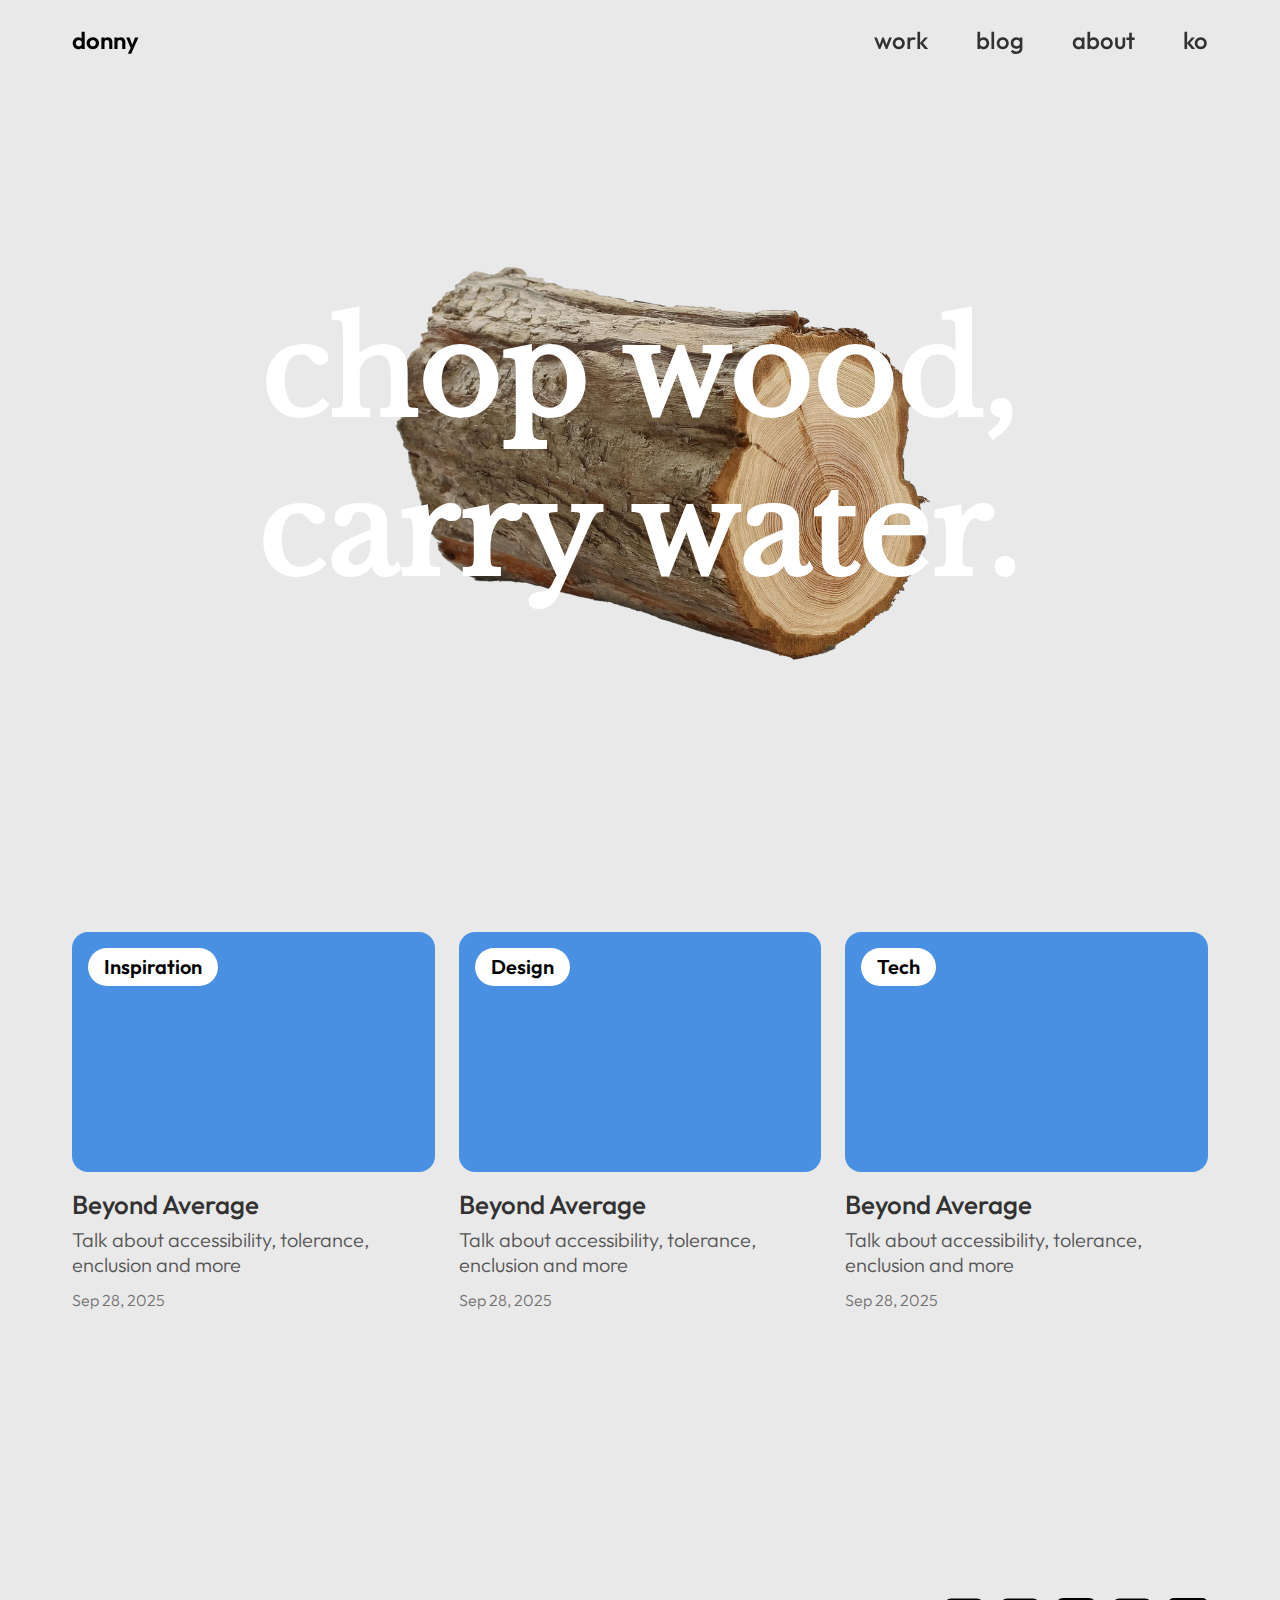
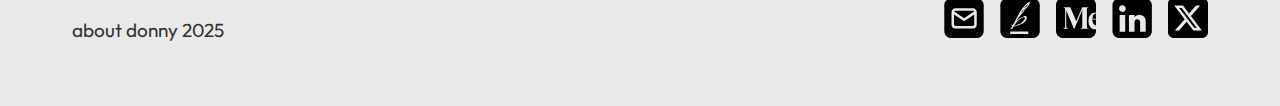
<file: index.html>
<!DOCTYPE html>
<html>
<head>
    
    <script>
        // 브라우저 언어 설정에 따른 자동 리다이렉트
        const userLang = navigator.language || navigator.userLanguage;
        // 절대 경로에서 상대 경로로 변경
        const redirectPath = userLang.startsWith('ko') ? './1.ko/index.html' : './2.en/index.html';
        window.location.replace(redirectPath);
    </script>
</head>
</htm
</file>
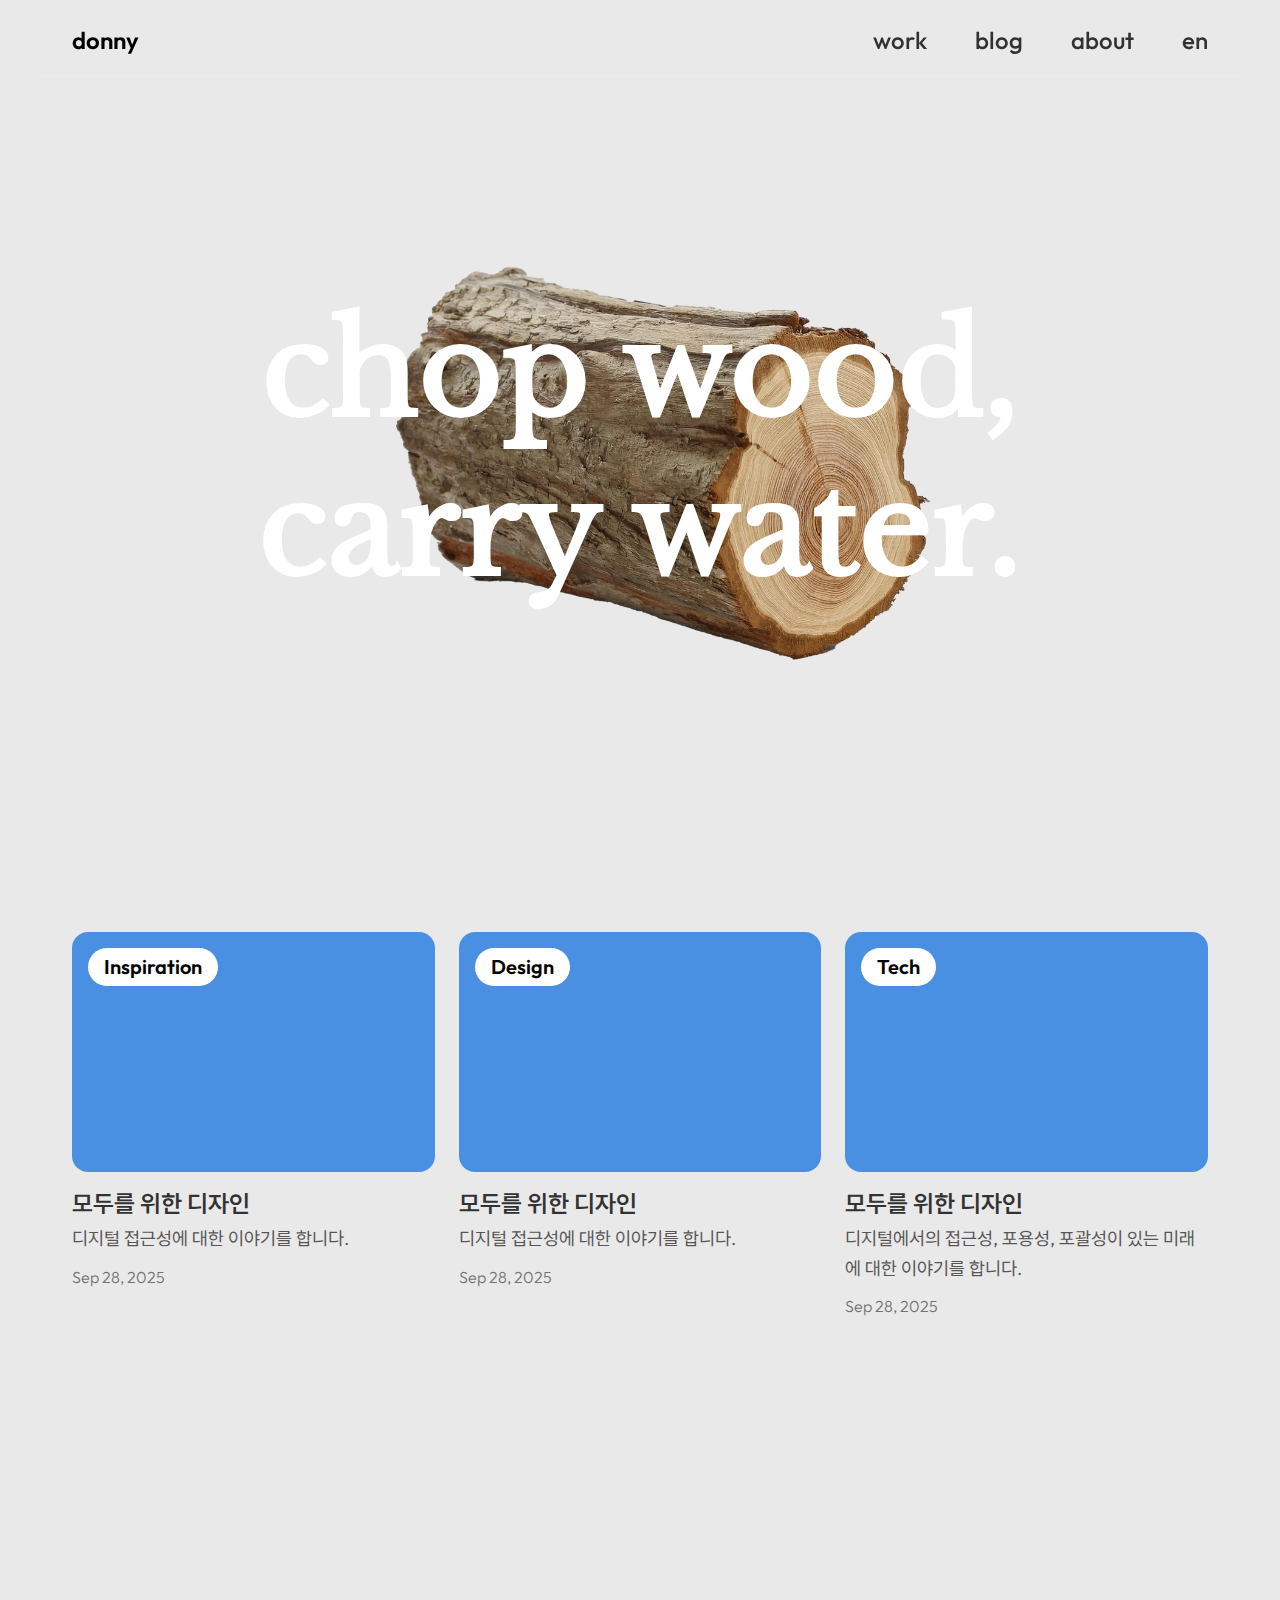
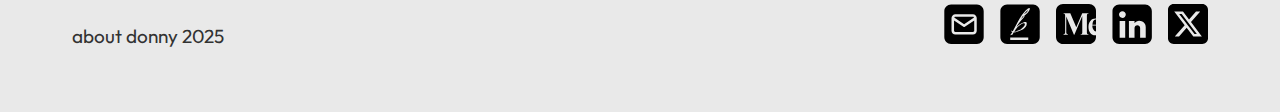
<file: 1.ko/index.html>
<!DOCTYPE html>
<html lang="ko">
<head>
    <!-- 기본설정 -->
    <meta charset="UTF-8">
    <meta name="viewport" content="width=device-width, initial-scale=1.0">
    <meta name="description" content="Product Designer Donny">
    <meta name="keywords" content="UX/UI, Product Designer, Design, Donny, Donny Kim, Donghwan Kim">
    <meta name="author" content="Donghwan Kim, 김동환">
    <!-- Favicon -->
    <link rel="icon" type="image/x-icon" href="../img/favicon_package/favicon.ico">
    <link rel="icon" type="image/svg+xml" href="../img/favicon_package/favicon.svg">
    <link rel="apple-touch-icon" sizes="180x180" href="../img/favicon_package/favicon-180.png">
    <link rel="icon" type="image/png" sizes="32x32" href="../img/favicon_package/favicon-32.png">
    <link rel="icon" type="image/png" sizes="16x16" href="../img/favicon_package/favicon-16.png">
    <!-- Open Graph / Facebook -->
    <meta property="og:type" content="website">
    <meta property="og:title" content="About Donny">
    <meta property="og:description" content="Chop wood, carry water.">
    <meta property="og:image" content="../img/profile.jpg">
    <meta property="og:url" content="https://www.aboutdonny.com/1.ko/index.html">
    <!-- 소셜 미디어 추가 메타 태그 -->
    <meta name="twitter:card" content="../img/profile.jpg">
    <meta name="twitter:creator" content="@okid2318">
    <!-- 보안 관련 -->
    <meta http-equiv="X-UA-Compatible" content="IE=edge">
    <meta http-equiv="Content-Security-Policy" content="default-src 'self'">
    <!-- SEO 최적화 추가 -->
    <meta name="robots" content="index, follow">
    <link rel="canonical" href="https://www.aboutdonny.com/1.ko/index.html">
    <!-- language section -->
    <link rel="alternate" hreflang="en" href="https://www.aboutdonny.com/2.en/index.html">
    <link rel="alternate" hreflang="ko" href="https://www.aboutdonny.com/1.ko/index.html">
    <!-- link section -->
    <link rel="stylesheet" href="../css/font.css">
    <link rel="stylesheet" href="../css/main.css">
    <script src="../js/main.js" defer></script>
    <title>About Donny Kim</title>
</head>
<body>
    <!-- navbar section -->
    <nav class="navbar">
        <div class="nav-container">
            <a href="../1.ko/index.html" class="logo">donny</a>
            <button class="mobile-menu-button">
                <span class="bar"></span>
                <span class="bar"></span>
                <span class="bar"></span>
            </button>
            <div class="nav-links">
                <a href="../1.ko/work.html" class="nav-item">work</a>
                <a href="https://brunch.co.kr/@okid2318#articles" class="nav-item" target="_blank" rel="noopener noreferrer">blog</a>
                <a href="../1.ko/about.html" class="nav-item">about</a>
                <div class="language-switch">
                    <a href="../2.en/index.html" class="nav-item" hreflang="en">en</a>
                </div>
            </div>
        </div>
    </nav>
    <!-- hero section -->
    <main class="hero">
        <div class="hero-container">
            <div class="hero-text">
                <h1>chop wood,<br>carry water.</h1>
            </div>
            <div class="hero-image">
                <img src="../img/wood.png" alt="A log of wood">
            </div>
        </div>
    </main>
    <!-- projects section -->
    <section class="projects">
        <div class="projects-grid">
            <article class="project-card">
                <div class="tag">Inspiration</div>
                <div class="card-image"></div>
                <h2 class="ko-card-title">모두를 위한 디자인</h2>
                <p class="ko-card-subtitle">디지털 접근성에 대한 이야기를 합니다.</p>
                <p class="ko-card-caption">Sep 28, 2025</p>
            </article>
            
            <article class="project-card">
                <div class="tag">Design</div>
                <div class="card-image"></div>
                <h2 class="ko-card-title">모두를 위한 디자인</h2>
                <p class="ko-card-subtitle">디지털 접근성에 대한 이야기를 합니다.</p>
                <p class="ko-card-caption">Sep 28, 2025</p>
            </article>
            
            <article class="project-card">
                <div class="tag">Tech</div>
                <div class="card-image"></div>
                <h2 class="ko-card-title">모두를 위한 디자인</h2>
                <p class="ko-card-subtitle">디지털에서의 접근성, 포용성, 포괄성이 있는 미래에 대한 이야기를 합니다.</p>
                <p class="ko-card-caption">Sep 28, 2025</p>
            </article>
        </div>
    </section>
    <!-- footer section -->
    <footer class="footer">
        <div class="footer-container">
            <div class="footer-left">
                <p>about donny 2025</p>
            </div>
            <div class="footer-right">
                <a href="mailto:okid2318@gmail.com" rel="noopener noreferrer">
                    <img src="../img/icon/email.svg" alt="Email">
                </a>
                <a href="https://brunch.co.kr/@okid2318#articles" target="_blank" rel="noopener noreferrer">
                    <img src="../img/icon/brunch.svg" alt="brunch">
                </a>
                <a href="https://medium.com/@okid2318" target="_blank" rel="noopener noreferrer">
                    <img src="../img/icon/medium.svg" alt="Medium">
                </a>
                <a href="https://www.linkedin.com/in/donghwan-kim-52b7371a9/" target="_blank" rel="noopener noreferrer">
                    <img src="../img/icon/linkedin.svg" alt="LinkedIn">
                </a>
                <a href="https://x.com/okid2318" target="_blank" rel="noopener noreferrer">
                    <img src="../img/icon/x.svg" alt="X, Twitter">
                </a>
            </div>
        </div>
    </footer>
</body>
</html>
</file>
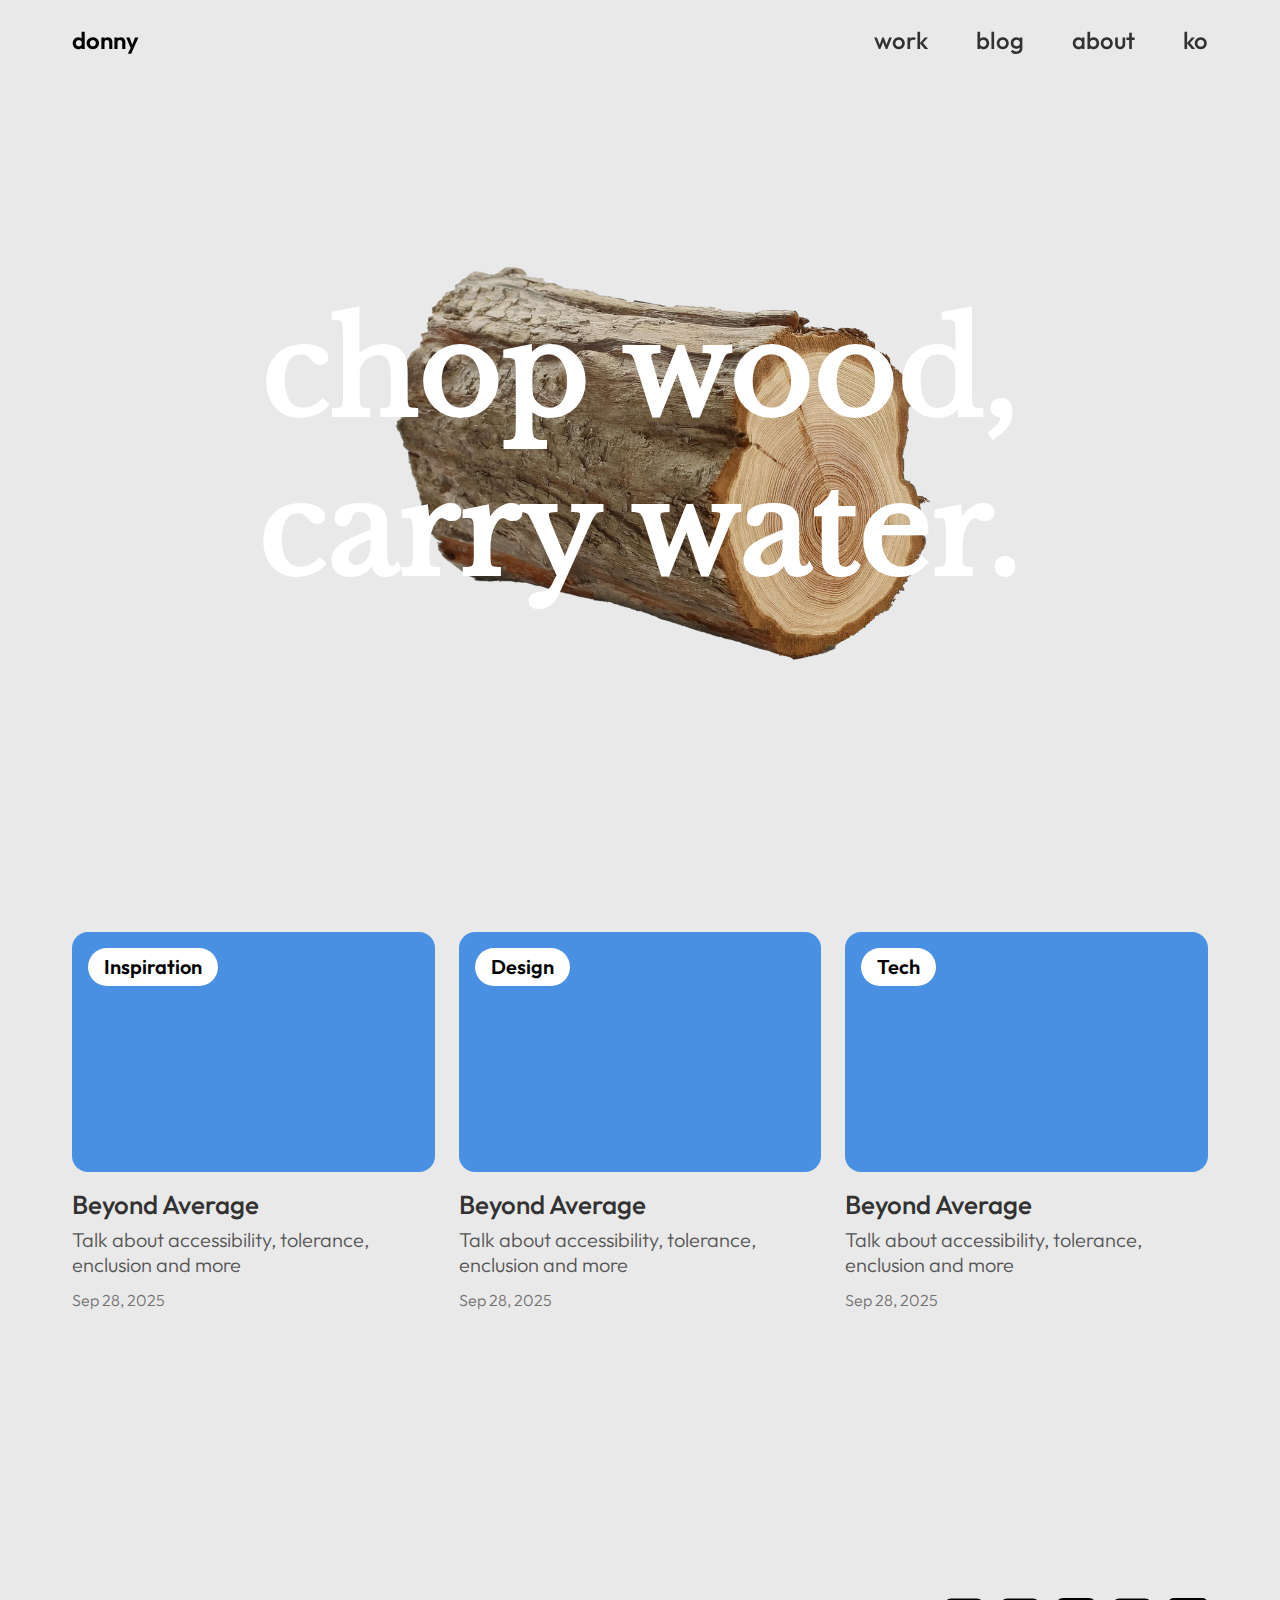
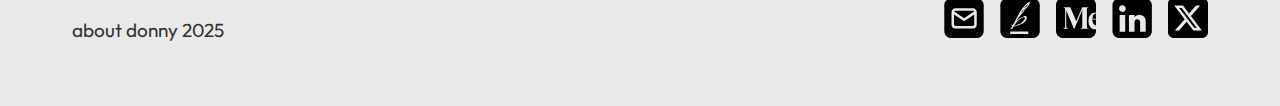
<file: 2.en/index.html>
<!DOCTYPE html>
<html lang="en">
<head>
    <!-- 기본설정 -->
    <meta charset="UTF-8">
    <meta name="viewport" content="width=device-width, initial-scale=1.0">
    <meta name="description" content="Product Designer Donny">
    <meta name="keywords" content="UX/UI, Product Designer, Design, Donny, Donny Kim, Donghwan Kim">
    <meta name="author" content="Donghwan Kim, 김동환">
    <!-- Favicon -->
    <link rel="icon" type="image/x-icon" href="../img/favicon_package/favicon.ico">
    <link rel="icon" type="image/svg+xml" href="../img/favicon_package/favicon.svg">
    <link rel="apple-touch-icon" sizes="180x180" href="../img/favicon_package/favicon-180.png">
    <link rel="icon" type="image/png" sizes="32x32" href="../img/favicon_package/favicon-32.png">
    <link rel="icon" type="image/png" sizes="16x16" href="../img/favicon_package/favicon-16.png">
    <!-- Open Graph / Facebook -->
    <meta property="og:type" content="website">
    <meta property="og:title" content="About Donny">
    <meta property="og:description" content="Chop wood, carry water.">
    <meta property="og:image" content="../img/profile.jpg">
    <meta property="og:url" content="https://www.aboutdonny.com/2.en/index.html">
    <!-- 소셜 미디어 추가 메타 태그 -->
    <meta name="twitter:card" content="../img/profile.jpg">
    <meta name="twitter:creator" content="@okid2318">
    <!-- 보안 관련 -->
    <meta http-equiv="X-UA-Compatible" content="IE=edge">
    <meta http-equiv="Content-Security-Policy" content="default-src 'self'">
    <!-- SEO 최적화 추가 -->
    <meta name="robots" content="index, follow">
    <link rel="canonical" href="https://www.aboutdonny.com/2.en/index.html">
    <!-- language section -->
    <link rel="alternate" hreflang="en" href="https://www.aboutdonny.com/2.en/index.html">
    <link rel="alternate" hreflang="ko" href="https://www.aboutdonny.com/1.ko/index.html">
    <!-- link section -->
    <link rel="stylesheet" href="../css/font.css">
    <link rel="stylesheet" href="../css/main.css">
    <script src="../js/main.js" defer></script>
    <title>About Donny Kim</title>
</head>
<body>
    <!-- navbar section -->
    <nav class="navbar">
        <div class="nav-container">
            <a href="../2.en/index.html" class="logo">donny</a>
            <button class="mobile-menu-button">
                <span class="bar"></span>
                <span class="bar"></span>
                <span class="bar"></span>
            </button>
            <div class="nav-links">
                <a href="../2.en/work.html" class="nav-item">work</a>
                <a href="https://medium.com/@okid2318" class="nav-item" target="_blank" rel="noopener noreferrer">blog</a>
                <a href="../2.en/about.html" class="nav-item">about</a>
                <div class="language-switch">
                    <a href="../1.ko/index.html" class="nav-item" hreflang="ko">ko</a>
                </div>
            </div>
        </div>
    </nav>
    <!-- hero section -->
    <main class="hero">
        <div class="hero-container">
            <div class="hero-text">
                <h1>chop wood,<br>carry water.</h1>
            </div>
            <div class="hero-image">
                <img src="../img/wood.png" alt="A log of wood">
            </div>
        </div>
    </main>
    <!-- projects section -->
    <section class="projects">
        <div class="projects-grid">
            <article class="project-card">
                <div class="tag">Inspiration</div>
                <div class="card-image"></div>
                <h2 class="card-title">Beyond Average</h2>
                <p class="card-subtitle">Talk about accessibility, tolerance, enclusion and more</p>
                <p class="card-caption">Sep 28, 2025</p>
            </article>
            
            <article class="project-card">
                <div class="tag">Design</div>
                <div class="card-image"></div>
                <h2 class="card-title">Beyond Average</h2>
                <p class="card-subtitle">Talk about accessibility, tolerance, enclusion and more</p>
                <p class="card-caption">Sep 28, 2025</p>
            </article>
            
            <article class="project-card">
                <div class="tag">Tech</div>
                <div class="card-image"></div>
                <h2 class="card-title">Beyond Average</h2>
                <p class="card-subtitle">Talk about accessibility, tolerance, enclusion and more</p>
                <p class="card-caption">Sep 28, 2025</p>
            </article>
        </div>
    </section>
    <!-- footer section -->
    <footer class="footer">
        <div class="footer-container">
            <div class="footer-left">
                <p>about donny 2025</p>
            </div>
            <div class="footer-right">
                <a href="mailto:okid2318@gmail.com" rel="noopener noreferrer">
                    <img src="../img/icon/email.svg" alt="Email">
                </a>
                <a href="https://brunch.co.kr/@okid2318#articles" target="_blank" rel="noopener noreferrer">
                    <img src="../img/icon/brunch.svg" alt="brunch">
                </a>
                <a href="https://medium.com/@okid2318" target="_blank" rel="noopener noreferrer">
                    <img src="../img/icon/medium.svg" alt="Medium">
                </a>
                <a href="https://www.linkedin.com/in/donghwan-kim-52b7371a9/" target="_blank" rel="noopener noreferrer">
                    <img src="../img/icon/linkedin.svg" alt="LinkedIn">
                </a>
                <a href="https://x.com/okid2318" target="_blank" rel="noopener noreferrer">
                    <img src="../img/icon/x.svg" alt="X, Twitter">
                </a>
            </div>
        </div>
    </footer>
</body>
</html>
</file>
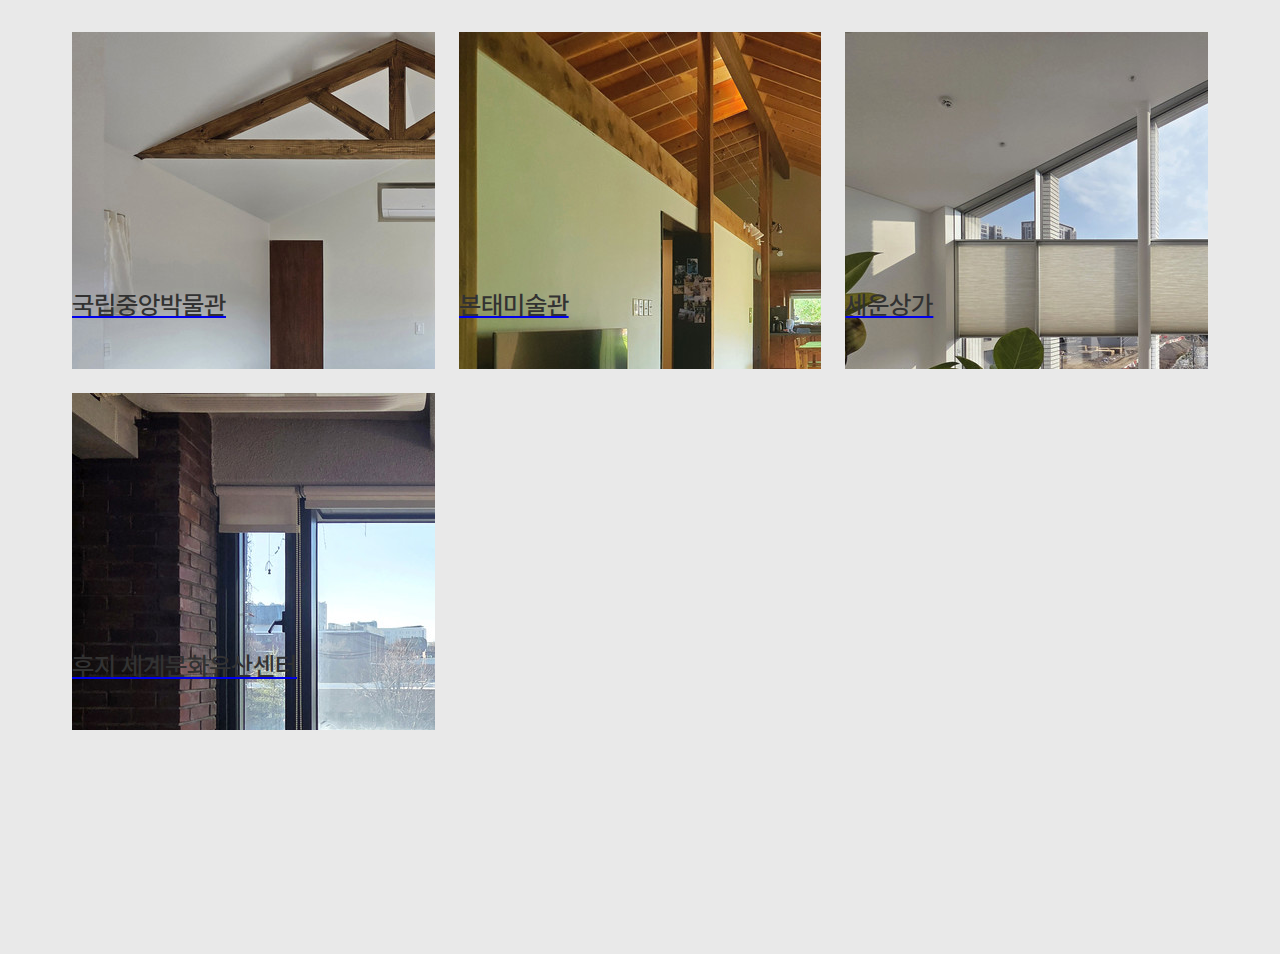
<file: blog.html>
<!DOCTYPE html>
<html>
    <head>
        <!-- 기본설정 -->
        <meta charset="UTF-8">
        <meta name="viewport" content="width=device-width,initial-scale=1,minimum-scale=1,maximum-scale=1,user-scalable=no,viewport-fit=cover">
        <meta name="description" content="Product Designer Donny">
        <meta name="keywords" content="UX/UI, Product Designer, Design, Donny, Donny Kim, Donghwan Kim">
        <meta name="author" content="Donghwan Kim, 김동환">
        <!-- Favicon -->
        <link rel="icon" type="image/x-icon" href="../img/favicon_package/favicon.ico">
        <link rel="icon" type="image/svg+xml" href="../img/favicon_package/favicon.svg">
        <link rel="apple-touch-icon" sizes="180x180" href="../img/favicon_package/favicon-180.png">
        <link rel="icon" type="image/png" sizes="32x32" href="../img/favicon_package/favicon-32.png">
        <link rel="icon" type="image/png" sizes="16x16" href="../img/favicon_package/favicon-16.png">
        <!-- Open Graph / Facebook -->
        <meta property="og:type" content="website">
        <meta property="og:title" content="About Donny">
        <meta property="og:description" content="Chop wood, carry water.">
        <meta property="og:image" content="../img/profile.jpg">
        <meta property="og:url" content="https://www.aboutdonny.com/blog.html">
        <!-- 소셜 미디어 추가 메타 태그 -->
        <meta name="twitter:card" content="../img/profile.jpg">
        <meta name="twitter:creator" content="@okid2318">
        <!-- 보안 관련 -->
        <meta http-equiv="X-UA-Compatible" content="IE=edge">
        <meta http-equiv="Content-Security-Policy" content="default-src 'self'">
        <!-- SEO 최적화 추가 -->
        <meta name="robots" content="index, follow">
        <link rel="canonical" href="https://www.aboutdonny.com/blog.html">
        <!-- language section -->
        <!-- <link rel="alternate" hreflang="en" href="https://www.aboutdonny.com/2.en/index.html">
        <link rel="alternate" hreflang="ko" href="https://www.aboutdonny.com/1.ko/index.html"> -->
        <!-- link section -->
        <link rel="stylesheet" href="../css/font.css">
        <link rel="stylesheet" href="../css/main.css">
        <script src="../js/main.js" defer></script>
        <title>About Donny Kim</title>
    </head>
    <body>
        <!-- navbar section -->
        <div id="topNavigation"></div>

        <!-- blog section -->
        <section class="projects">
            <div class="blog-projects-wrapper">
                <div class="projects-grid">
                <article class="project-card">
                    <a href="#" class="project-card" rel="noopener noreferrer">
                        <div class="card-image">
                            <img src="../img/blog/test/test_1.jpg" alt="#">
                        </div>
                        <h2 class="card-title">국립중앙박물관</h2>
                    </a>
                        <p class="card-subtitle">서울특별시 용산구 서빙고로 137</p>
                </article>
                
                <article class="project-card">
                    <a href="#" class="project-card" rel="noopener noreferrer">
                        <div class="card-image">
                            <img src="../img/blog/test/test_2.jpg" alt="#">
                        </div>
                        <h2 class="card-title">본태미술관</h2>
                    </a>
                        <p class="card-subtitle">제주 서귀포시 안덕면 산록남로762번길 69</p>
                </article>
                
                <article class="project-card">
                    <a href="#" class="project-card" rel="noopener noreferrer">
                        <div class="card-image">
                            <img src="../img/blog/test/test_3.jpg" alt="#">
                        </div>
                        <h2 class="card-title">세운상가</h2>
                    </a>
                    <p class="card-subtitle">서울특별시 종로구 청계천로 159</p>
                </article>
               
                <article class="project-card">
                    <a href="#" class="project-card" rel="noopener noreferrer">
                        <div class="card-image">
                            <img src="../img/blog/test/test_4.jpg" alt="#">
                        </div>
                        <h2 class="card-title">후지 세계문화유산센터</h2>
                    </a>
                    <p class="card-subtitle">대전 서구 둔산로137번길 21</p>
                </article>
                </div>
            </div>
        </section>

        <!-- footer section -->
        <div id="footer"></div>
    </body>
</html>
</file>
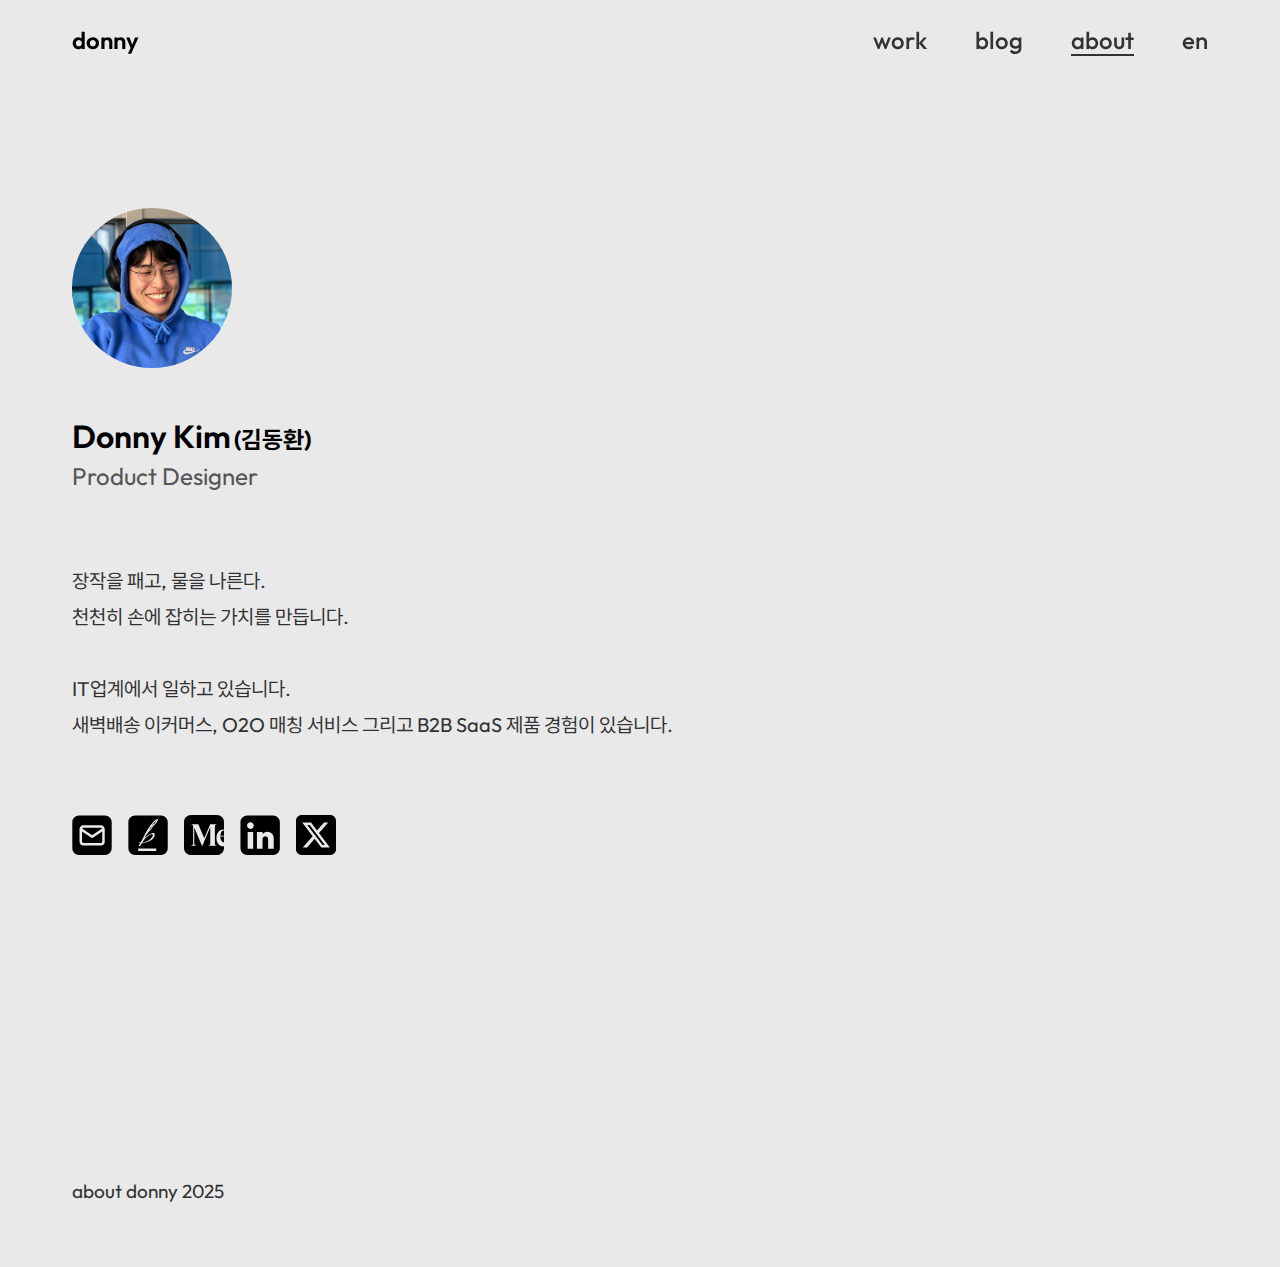
<file: 1.ko/about.html>
<!DOCTYPE html>
<html lang="ko">
<head>
    <!-- 기본설정 -->
    <meta charset="UTF-8">
    <meta name="viewport" content="width=device-width, initial-scale=1.0">
    <meta name="description" content="Product Designer Donny">
    <meta name="keywords" content="UX/UI, Product Designer, Design, Donny, Donny Kim, Donghwan Kim">
    <meta name="author" content="Donghwan Kim, 김동환">
    <!-- Favicon -->
    <link rel="icon" type="image/x-icon" href="../img/favicon_package/favicon.ico">
    <link rel="icon" type="image/svg+xml" href="../img/favicon_package/favicon.svg">
    <link rel="apple-touch-icon" sizes="180x180" href="../img/favicon_package/favicon-180.png">
    <link rel="icon" type="image/png" sizes="32x32" href="../img/favicon_package/favicon-32.png">
    <link rel="icon" type="image/png" sizes="16x16" href="../img/favicon_package/favicon-16.png">
    <!-- Open Graph / Facebook -->
    <meta property="og:type" content="website">
    <meta property="og:title" content="About Donny">
    <meta property="og:description" content="Chop wood, carry water.">
    <meta property="og:image" content="../img/profile.jpg">
    <meta property="og:url" content="https://www.aboutdonny.com/1.ko/about.html">
    <!-- 소셜 미디어 추가 메타 태그 -->
    <meta name="twitter:card" content="../img/profile.jpg">
    <meta name="twitter:creator" content="@okid2318">
    <!-- 보안 관련 -->
    <meta http-equiv="X-UA-Compatible" content="IE=edge">
    <meta http-equiv="Content-Security-Policy" content="default-src 'self'">
    <!-- SEO 최적화 추가 -->
    <meta name="robots" content="index, follow">
    <link rel="canonical" href="https://www.aboutdonny.com/1.ko/about.html">
    <!-- language section -->
    <link rel="alternate" hreflang="en" href="https://www.aboutdonny.com/2.en/about.html">
    <link rel="alternate" hreflang="ko" href="https://www.aboutdonny.com/1.ko/about.html">
    <!-- link section -->
    <link rel="stylesheet" href="../css/font.css">
    <link rel="stylesheet" href="../css/main.css">
    <script src="../js/main.js" defer></script>
    <title>About Donny Kim</title>
</head>
<body>
    <!-- navbar section -->
    <nav class="navbar">
        <div class="nav-container">
            <a href="../1.ko/index.html" class="logo">donny</a>
            <button class="mobile-menu-button">
                <span class="bar"></span>
                <span class="bar"></span>
                <span class="bar"></span>
            </button>
            <div class="nav-links">
                <a href="../1.ko/work.html" class="nav-item">work</a>
                <a href="https://brunch.co.kr/@okid2318#articles" class="nav-item" target="_blank" rel="noopener noreferrer">blog</a>
                <a href="../1.ko/about.html" class="nav-item active">about</a>
                <div class="language-switch">
                    <a href="../2.en/index.html" class="nav-item" hreflang="en">en</a>
                </div>
            </div>
        </div>
    </nav>
    <!-- content section -->
    <main class="about">
        <div class="about-container">
            <div class="profile-image">
                <a href="https://www.linkedin.com/in/donghwan-kim-52b7371a9/" target="_blank" rel="noopener noreferrer">
                    <img src="../img/profile.jpg" alt="Donny Kim">
                </a>
            </div>
            <div class="about-content">
                <h1>Donny Kim<span>(김동환)</span></h1>
                <h2>Product Designer</h2>
                
                <div class="about-text">
                    <p>장작을 패고, 물을 나른다.</p>
                    <p>천천히 손에 잡히는 가치를 만듭니다.</p>
                    <br>
                    <p>IT업계에서 일하고 있습니다.</p>
                    <p>새벽배송 이커머스, O2O 매칭 서비스 그리고 B2B SaaS 제품 경험이 있습니다.</p>
                </div>

                <div class="social-links">
                    <a href="mailto:okid2318@gmail.com" rel="noopener noreferrer">
                        <img src="../img/icon/email.svg" alt="Email">
                    </a>
                    <a href="https://brunch.co.kr/@okid2318#articles" target="_blank" rel="noopener noreferrer">
                        <img src="../img/icon/brunch.svg" alt="brunch">
                    </a>
                    <a href="https://medium.com/@okid2318" target="_blank" rel="noopener noreferrer">
                        <img src="../img/icon/medium.svg" alt="Medium">
                    </a>
                    <a href="https://www.linkedin.com/in/donghwan-kim-52b7371a9/" target="_blank" rel="noopener noreferrer">
                        <img src="../img/icon/linkedin.svg" alt="LinkedIn">
                    </a>
                    <a href="https://x.com/okid2318" target="_blank" rel="noopener noreferrer">
                        <img src="../img/icon/x.svg" alt="X, Twitter">
                    </a>
                </div>
            </div>
        </div>
    </main>

    <footer class="footer">
        <div class="footer-container">
            <div class="footer-left">
                <p>about donny 2025</p>
            </div>
        </div>
    </footer>
</body>
</html>
</file>
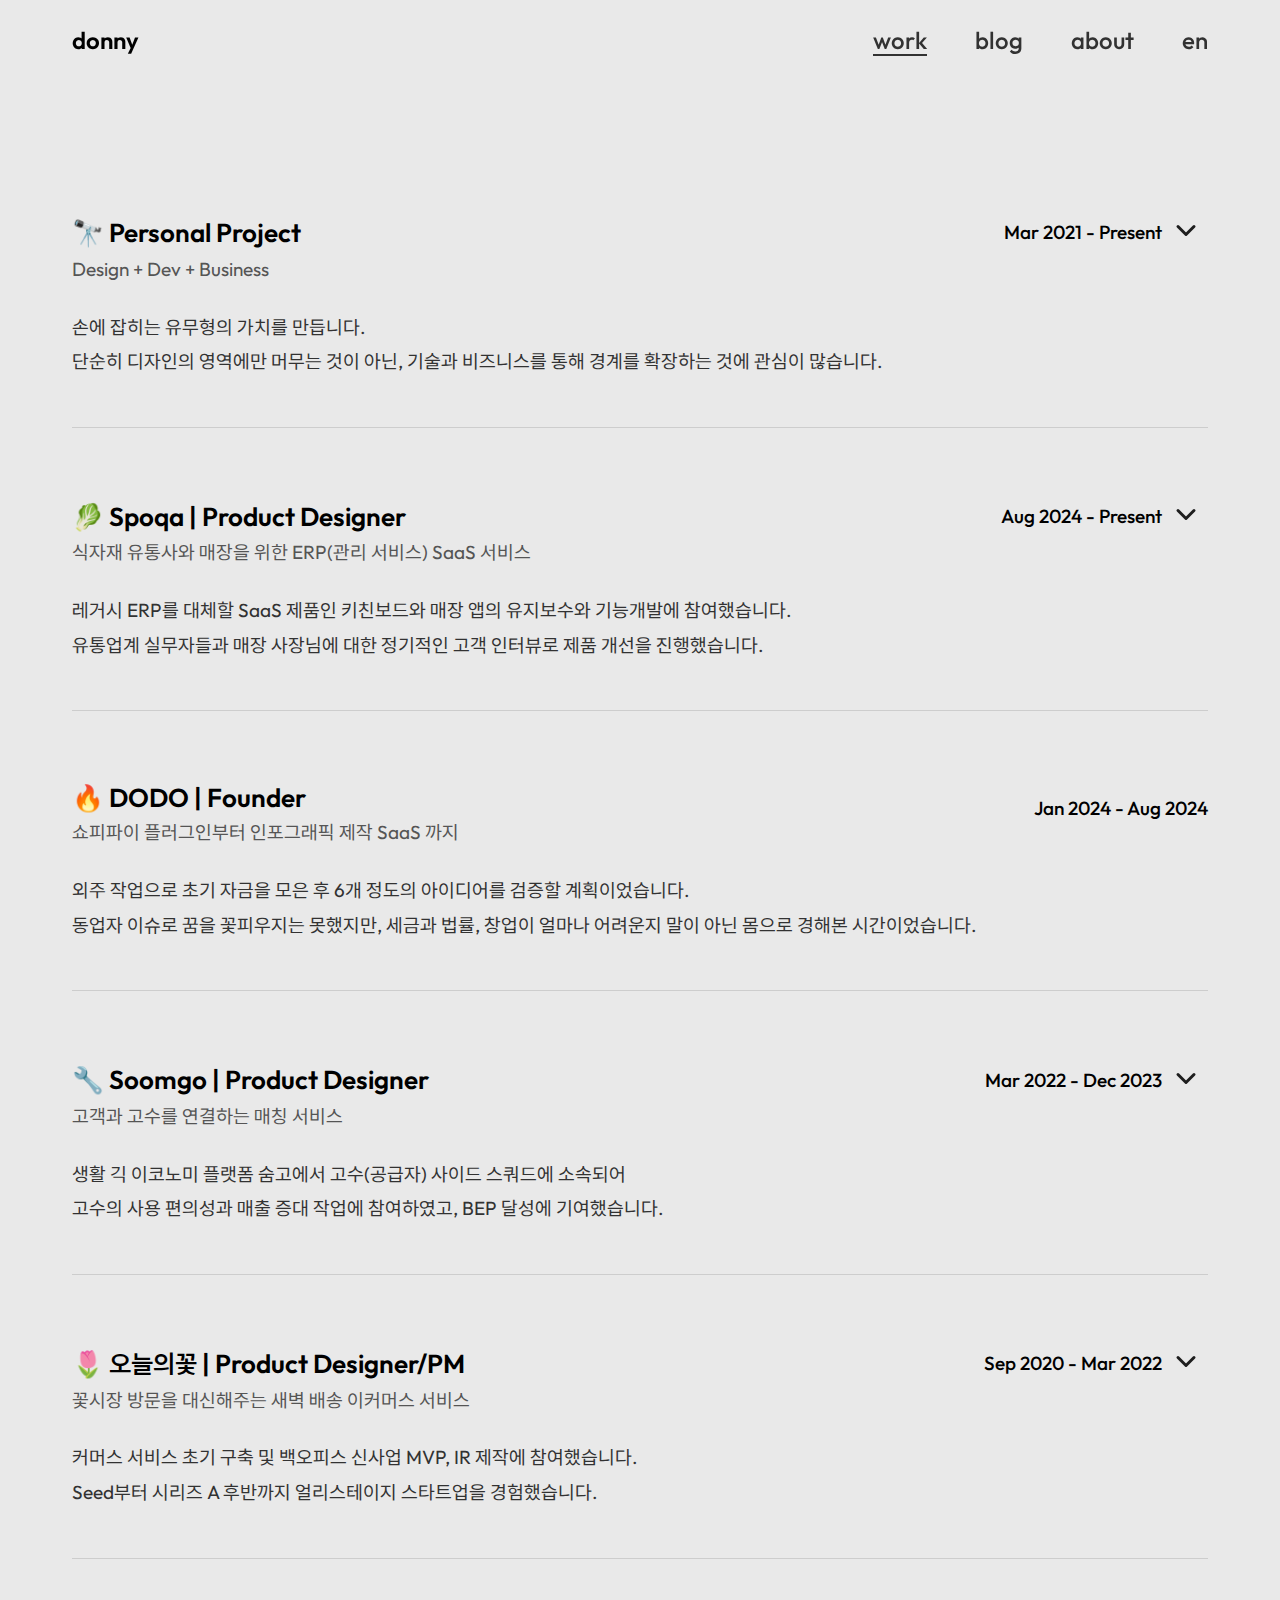
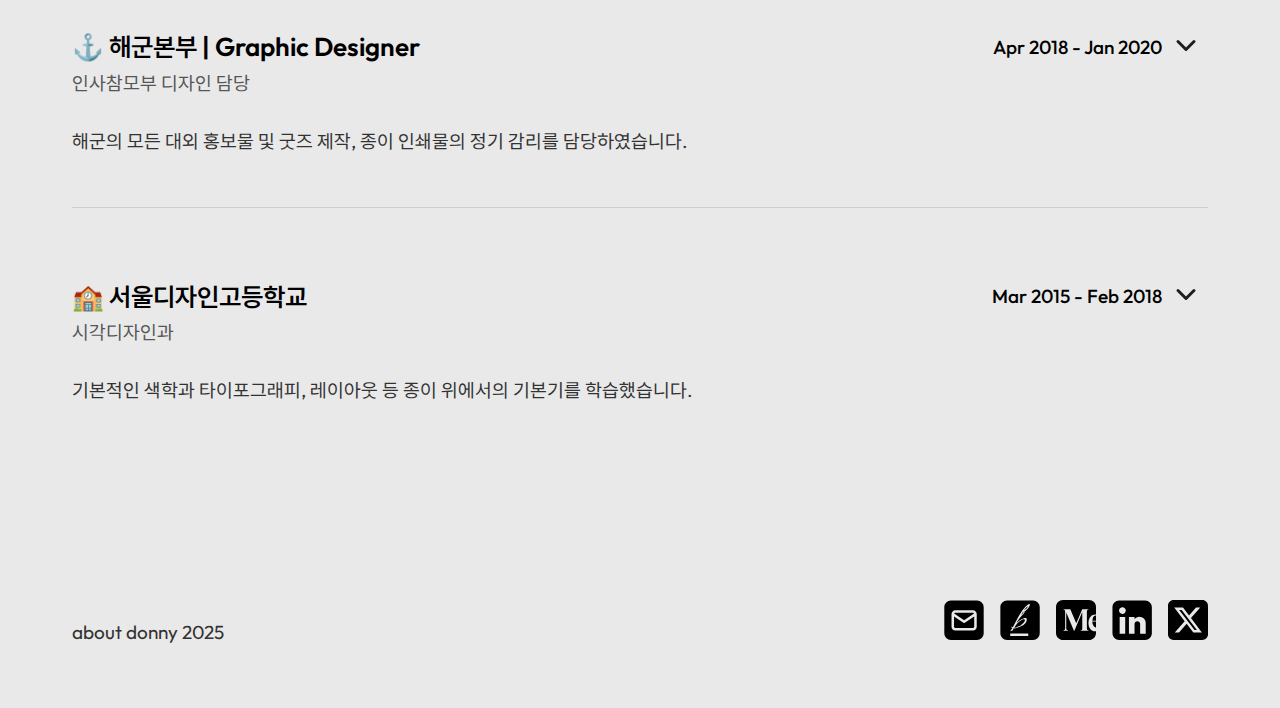
<file: 1.ko/work.html>
<!DOCTYPE html>
<html lang="ko">
<head>
    <!-- 기본설정 -->
    <meta charset="UTF-8">
    <meta name="viewport" content="width=device-width, initial-scale=1.0">
    <meta name="description" content="Product Designer Donny">
    <meta name="keywords" content="UX/UI, Product Designer, Design, Donny, Donny Kim, Donghwan Kim">
    <meta name="author" content="Donghwan Kim, 김동환">
    <!-- Favicon -->
    <link rel="icon" type="image/x-icon" href="../img/favicon_package/favicon.ico">
    <link rel="icon" type="image/svg+xml" href="../img/favicon_package/favicon.svg">
    <link rel="apple-touch-icon" sizes="180x180" href="../img/favicon_package/favicon-180.png">
    <link rel="icon" type="image/png" sizes="32x32" href="../img/favicon_package/favicon-32.png">
    <link rel="icon" type="image/png" sizes="16x16" href="../img/favicon_package/favicon-16.png">
    <!-- Open Graph / Facebook -->
    <meta property="og:type" content="website">
    <meta property="og:title" content="About Donny">
    <meta property="og:description" content="Chop wood, carry water.">
    <meta property="og:image" content="../img/profile.jpg">
    <meta property="og:url" content="https://www.aboutdonny.com/1.ko/work.html">
    <!-- 소셜 미디어 추가 메타 태그 -->
    <meta name="twitter:card" content="../img/profile.jpg">
    <meta name="twitter:creator" content="@okid2318">
    <!-- 보안 관련 -->
    <meta http-equiv="X-UA-Compatible" content="IE=edge">
    <meta http-equiv="Content-Security-Policy" content="default-src 'self'">
    <!-- SEO 최적화 추가 -->
    <meta name="robots" content="index, follow">
    <link rel="canonical" href="https://www.aboutdonny.com/1.ko/work.html">
    <!-- language section -->
    <link rel="alternate" hreflang="en" href="https://www.aboutdonny.com/2.en/work.html">
    <link rel="alternate" hreflang="ko" href="https://www.aboutdonny.com/1.ko/work.html">
    <!-- link section -->
    <link rel="stylesheet" href="../css/font.css">
    <link rel="stylesheet" href="../css/main.css">
    <script src="../js/main.js" defer></script>
    <title>About Donny Kim</title>
</head>
<body>
    <!-- navbar section -->
    <nav class="navbar">
        <div class="nav-container">
            <a href="../1.ko/index.html" class="logo">donny</a>
            <button class="mobile-menu-button">
                <span class="bar"></span>
                <span class="bar"></span>
                <span class="bar"></span>
            </button>
            <div class="nav-links">
                <a href="../1.ko/work.html" class="nav-item active">work</a>
                <a href="https://brunch.co.kr/@okid2318#articles" class="nav-item" target="_blank" rel="noopener noreferrer">blog</a>
                <a href="../1.ko/about.html" class="nav-item">about</a>
                <div class="language-switch">
                    <a href="../2.en/index.html" class="nav-item" hreflang="en">en</a>
                </div>
            </div>
        </div>
    </nav>
    <!-- work section -->
    <main class="work">
        <div class="work-container">
            <!-- 1 item : personal project -->
            <article class="work-item">
                <div class="work-header">
                    <div class="work-title">
                        <h1>🔭 Personal Project</h1>
                        <button class="chevron-button mobile-chevron">
                            <img src="../img/icon/chevron.svg" alt="Toggle details">
                        </button>
                    </div>
                    <div class="work-period">
                        <span>Mar 2021 - Present</span>
                        <button class="chevron-button desktop-chevron">
                            <img src="../img/icon/chevron.svg" alt="Toggle details">
                        </button>
                    </div>
                </div>
                <p class="work-description">Design + Dev + Business</p>
                <p class="work-detail">손에 잡히는 유무형의 가치를 만듭니다.
                    <br>단순히 디자인의 영역에만 머무는 것이 아닌, 기술과 비즈니스를 통해 경계를 확장하는 것에 관심이 많습니다.</p>
                
                <div class="collapsible-content">
                    <div class="work-section">
                        <ul>
                            <li>
                                <h3 data-image-name="wind">Wind <span>| Swift로 만든 앱 사용 제한 서비스📍</span></h3>
                                <p>Swift와 Family Control API를 활용해 디바이스에 설치된 앱의 사용시간을 설정하고 초과 시 앱이 잠기는 디지털 디톡스 서비스를 제작했습니다.</p>
                            </li>
                            <li>
                                <h3 data-image-name="d2">D2 <span>| 마크업 언어로 웹사이트 만들어보기</span></h3>
                                <p>별도 툴의 도움 없이 HTML5, CSS3, 바닐라 JS로 개인 웹사이트를 만들어보았습니다.<br>
                                    웹에서의 화면 구성을 이해할 수 있었고, 개발자와 어떻게 소통하는 것이 효율적일지 고민한 시간이었습니다.</p>
                            </li>
                        </ul>
                    </div>
                </div>
            </article>
            <!-- 2 item : spoqa -->
            <article class="work-item">
                <div class="work-header">
                    <div class="work-title">
                        <h1>🥬 Spoqa | Product Designer</h1>
                        <button class="chevron-button mobile-chevron">
                            <img src="../img/icon/chevron.svg" alt="Toggle details">
                        </button>
                    </div>
                    <div class="work-period">
                        <span>Aug 2024 - Present</span>
                        <button class="chevron-button desktop-chevron">
                            <img src="../img/icon/chevron.svg" alt="Toggle details">
                        </button>
                    </div>
                </div>
                <p class="work-description">식자재 유통사와 매장을 위한 ERP(관리 서비스) SaaS 서비스</p>
                <p class="work-detail">레거시 ERP를 대체할 SaaS 제품인 키친보드와 매장 앱의 유지보수와 기능개발에 참여했습니다.
                    <br>유통업계 실무자들과 매장 사장님에 대한 정기적인 고객 인터뷰로 제품 개선을 진행했습니다.</p>
                
                <div class="collapsible-content">
                    <div class="work-section">
                        <ul>
                            <li>
                                <h3>OCR 기반 매장 주문 명세서 자동정리📍</h3>
                                <p>프롬프트 AI와 이미지 인식 기능을 활용해 매장이 수기로 진행한 명세표 정리 업무를 자동화했습니다.</p>
                            </li>
                            <li>
                                <h3>매장 유저의 권한 설정</h3>
                                <p>유저 페르소나가 심화됨에 따라 직원과 관리자로 앱 내 기능 접근을 제한하는 유저의 권한 개념을 도입했습니다.</p>
                            </li>
                            <li>
                                <h3>매장 메뉴 크롤링을 통한 업셀링</h3>
                                <p>네이버 지도로 매장의 메뉴를 크롤링 하고, 해당 메뉴를 AI로 분석한 후 결과를 통해 연관 메뉴를 추천하는 업셀링 기능을 제작했습니다.</p>
                            </li>
                            <li>
                                <h3>주문 및 검색 개선</h3>
                                <p>매장이 매일 진행하는 루틴 한 주문 업무를 더욱 간편하게 진행할 수 있도록 플로우 개선을 하였습니다.</p>
                            </li>
                        </ul>
                    </div>
                </div>
            </article>
            <!-- 3 item : dodo -->
            <article class="work-item">
                <div class="work-header">
                    <div class="work-title">
                        <h1>🔥 DODO | Founder</h1>
                    </div>
                    <div class="work-period">
                        <span>Jan 2024 - Aug 2024</span>
                    </div>
                </div>
                
                <p class="work-description">쇼피파이 플러그인부터 인포그래픽 제작 SaaS 까지</p>
                <p class="work-detail">외주 작업으로 초기 자금을 모은 후 6개 정도의 아이디어를 검증할 계획이었습니다.
                    <br>동업자 이슈로 꿈을 꽃피우지는 못했지만, 세금과 법률, 창업이 얼마나 어려운지 말이 아닌 몸으로 경해본 시간이었습니다.</p>
            </article>
            <!-- 4 item : soomgo -->
            <article class="work-item">
                <div class="work-header">
                    <div class="work-title">
                        <h1>🔧 Soomgo | Product Designer</h1>
                        <button class="chevron-button mobile-chevron">
                            <img src="../img/icon/chevron.svg" alt="Toggle details">
                        </button>
                    </div>
                    <div class="work-period">
                        <span>Mar 2022 - Dec 2023</span>
                        <button class="chevron-button desktop-chevron">
                            <img src="../img/icon/chevron.svg" alt="Toggle details">
                        </button>
                    </div>
                </div>
                <p class="work-description">고객과 고수를 연결하는 매칭 서비스</p>
                <p class="work-detail">생활 긱 이코노미 플랫폼 숨고에서 고수(공급자) 사이드 스쿼드에 소속되어
                    <br>고수의 사용 편의성과 매출 증대 작업에 참여하였고, BEP 달성에 기여했습니다.</p>
                
                <div class="collapsible-content">
                    <div class="work-section">
                        <h2>고수 매출/사용성 스쿼드</h2>
                        <ul>
                            <li>
                                <h3>메인 홈 신설📍</h3>
                                <p>고수를 위한 홈 화면, 장기적으로 사용할 수 있는 전략 공간을 구축했습니다.<br>
                                유저의 제품 이해도를 높여 잔존율 5%, 주요 지표 CVR을 5~10% 상승시켰습니다.</p>
                            </li>
                            <li>
                                <h3>자동영업 개선</h3>
                                <p>자동 영업의 지역별 예상 비용과 수익을 보여주는 기능을 제작했습니다.<br>
                                기존의 다크패턴을 걷어내었고, 합당한 가치를 제공하고 돈을 받는 피처로 변화시켰습니다.</p>
                            </li>
                            <li>
                                <h3>모아서 요청</h3>
                                <p>요청서를 재사용해 고수에게 더 효율적으로 의뢰하는 기능을 제작했습니다.<br>
                                    가장 크게 실패한 프로젝트였고, 사용성 개선과 매출이 다르게 움직일 수 있다는 레슨런을 얻었습니다.</p>
                            </li>
                            <li>
                                <h3>고수찾기 리뉴얼</h3>
                                <p>매칭 외 고수에게 직접 요청하는 창구를 리뉴얼했습니다.<br>
                                검색, 평균 응답시간, 필터 등을 추가했고, 누적 CVR 10% 이상 상승에 기여했습니다.</p>
                            </li>
                            <li>
                                <h3>고수 회원가입 플로우 간소화</h3>
                                <p>나중에 받을 수 있는 정보는 과감하게 빼고, 주요 이탈지점을 최적화해 회원가입률을 7% 상승시켰습니다.</p>
                            </li>
                        </ul>
                        <h2>디자인 챕터</h2>
                        <ul>
                            <li>
                                <h3>Figma를 통한 마스터파일 버전 관리법 구축📍</h3>
                                <p>7개의 스쿼드, 9명의 디자이너가 효율적으로 마스터 파일의 형상을 관리할 수 있는 방법론을 구축했습니다.</p>
                            </li>
                            <li>
                                <h3>디자인 툴 Sketch에서 Figma로 이관하기</h3>
                                <p>4,883장의 스크린을 스쿼드 업무를 진행하면서 새로운 툴로 마이그레이션하는 작업에 참여했습니다.</p>
                            </li>
                            <li>
                                <h3>VOC 청취 환경 개선</h3>
                                <p>전화 상담 및 채팅 기록을 볼 수 있도록 디자이너가 정성 데이터를 참고할 수 있는 환경을 구축했습니다.</p>
                            </li>
                    </div>
                </div>
            </article>
            <!-- 5 item : 오늘의꽃 -->
            <article class="work-item">
                <div class="work-header">
                    <div class="work-title">
                        <h1>🌷 오늘의꽃 | Product Designer/PM</h1>
                        <button class="chevron-button mobile-chevron">
                            <img src="../img/icon/chevron.svg" alt="Toggle details">
                        </button>
                    </div>
                    <div class="work-period">
                        <span>Sep 2020 - Mar 2022</span>
                        <button class="chevron-button desktop-chevron">
                            <img src="../img/icon/chevron.svg" alt="Toggle details">
                        </button>
                    </div>
                </div>
                <p class="work-description">꽃시장 방문을 대신해주는 새벽 배송 이커머스 서비스</p>
                <p class="work-detail">커머스 서비스 초기 구축 및 백오피스 신사업 MVP, IR 제작에 참여했습니다. 
                    <br>Seed부터 시리즈 A 후반까지 얼리스테이지 스타트업을 경험했습니다.</p>
                
                <div class="collapsible-content">
                    <div class="work-section">
                        <ul>
                            <li>
                                <h3>납골당 꽃 구독 MVP 제작📍</h3>
                                <p>PM과 PD 롤을 동시에 수행하며 납골당을 대상으로 헌화 서비스 MVP를 주도했습니다.</p>
                            </li>
                            <li>
                                <h3>초기 이커머스 서비스 제작</h3>
                                <p>외주 작업으로 제작된 초기 서비스를 인수하는 과정에 참여했고, 쿠폰, 부분환불 등 기능 고도화를 담당했습니다.</p>
                            </li>
                            <li>
                                <h3>Series A, IR 제작</h3>
                                <p>시리즈 A 투자 발표자료를 제작했고, 거시적인 비즈니스 전략과 제품 개발의 싱크를 맞추는데 기여했습니다.</p>
                            </li>
                            <li>
                                <h3>SSG 입점용 패키지 제작</h3>
                                <p>신세계 납품에 사용될 커스텀 패키지의 구조부터 인쇄, 공장 감리를 담당했습니다.</p>
                            </li>
                        </ul>
                    </div>
                </div>
            </article>
            <!-- 6 item : 해군본부 -->
            <article class="work-item">
                <div class="work-header">
                    <div class="work-title">
                        <h1>⚓️ 해군본부 | Graphic Designer</h1>
                        <button class="chevron-button mobile-chevron">
                            <img src="../img/icon/chevron.svg" alt="Toggle details">
                        </button>
                    </div>
                    <div class="work-period">
                        <span>Apr 2018 - Jan 2020</span>
                        <button class="chevron-button desktop-chevron">
                            <img src="../img/icon/chevron.svg" alt="Toggle details">
                        </button>
                    </div>
                </div>
                <p class="work-description">인사참모부 디자인 담당</p>
                <p class="work-detail">해군의 모든 대외 홍보물 및 굿즈 제작, 종이 인쇄물의 정기 감리를 담당하였습니다.</p>
                
                <div class="collapsible-content">
                    <div class="work-section">
                        <ul>
                            <li>
                                <h3>Bookshelf<span> | Graphic Design</span></h3>
                                <p>군 생활 동안 읽은 27권의 책의 표지를 리디자인했습니다.</p>
                            </li>
                            <li>
                                <h3>해군 홍보모델 촬영<span> | Photography</span></h3>
                                <p>해군 대외 홍보물에 사용될 홍보모델 선정 및 촬영을 담당했습니다.</p>
                            </li>
                        </ul>
                    </div>
                </div>
            </article>
            <!-- 7 item : 서울디자인고등학교 -->
            <article class="work-item">
                <div class="work-header">
                    <div class="work-title">
                        <h1>🏫 서울디자인고등학교</h1>
                        <button class="chevron-button mobile-chevron">
                            <img src="../img/icon/chevron.svg" alt="Toggle details">
                        </button>
                    </div>
                    <div class="work-period">
                        <span>Mar 2015 - Feb 2018</span>
                        <button class="chevron-button desktop-chevron">
                            <img src="../img/icon/chevron.svg" alt="Toggle details">
                        </button>
                    </div>
                </div>
                <p class="work-description">시각디자인과</p>
                <p class="work-detail">기본적인 색학과 타이포그래피, 레이아웃 등 종이 위에서의 기본기를 학습했습니다.</p>
                
                <div class="collapsible-content">
                    <div class="work-section">
                        <ul>
                            <li>
                                <h3>Eroica<span> | Typography</span></h3>
                                <p>졸업 프로젝트로 Times Roman을 모티브로 한 79자의 라틴 서체를 제작하였습니다.</p>
                            </li>
                            <li>
                                <h3>Tactical Etching<span> | Internship</span></h3>
                                <p>Orlando, FL에서 그래픽 디자이너로 약 3개월간의 인턴십을 진행했습니다. 로컬 비즈니스를 체험할 수 있었습니다.</p>
                            </li>
                            <li>
                                <h3>도시인의 삶<span> | Photography</span></h3>
                                <p>사진 동아리 활동을 하면서 디지털, 필름 사진으로 건조한 서울의 군상을 담은 사진집을 제작했습니다.</p>
                            </li>
                        </ul>
                    </div>
                </div>
            </article>
        </div>
    </main>
    <!-- footer section -->
    <footer class="footer">
        <div class="footer-container">
            <div class="footer-left">
                <p>about donny 2025</p>
            </div>
            <div class="footer-right">
                <a href="mailto:okid2318@gmail.com" rel="noopener noreferrer">
                    <img src="../img/icon/email.svg" alt="Email">
                </a>
                <a href="https://brunch.co.kr/@okid2318#articles" target="_blank" rel="noopener noreferrer">
                    <img src="../img/icon/brunch.svg" alt="brunch">
                </a>
                <a href="https://medium.com/@okid2318" target="_blank" rel="noopener noreferrer">
                    <img src="../img/icon/medium.svg" alt="Medium">
                </a>
                <a href="https://www.linkedin.com/in/donghwan-kim-52b7371a9/" target="_blank" rel="noopener noreferrer">
                    <img src="../img/icon/linkedin.svg" alt="LinkedIn">
                </a>
                <a href="https://x.com/okid2318" target="_blank" rel="noopener noreferrer">
                    <img src="../img/icon/x.svg" alt="X, Twitter">
                </a>
            </div>
        </div>
    </footer>
</body>
</html>
</file>
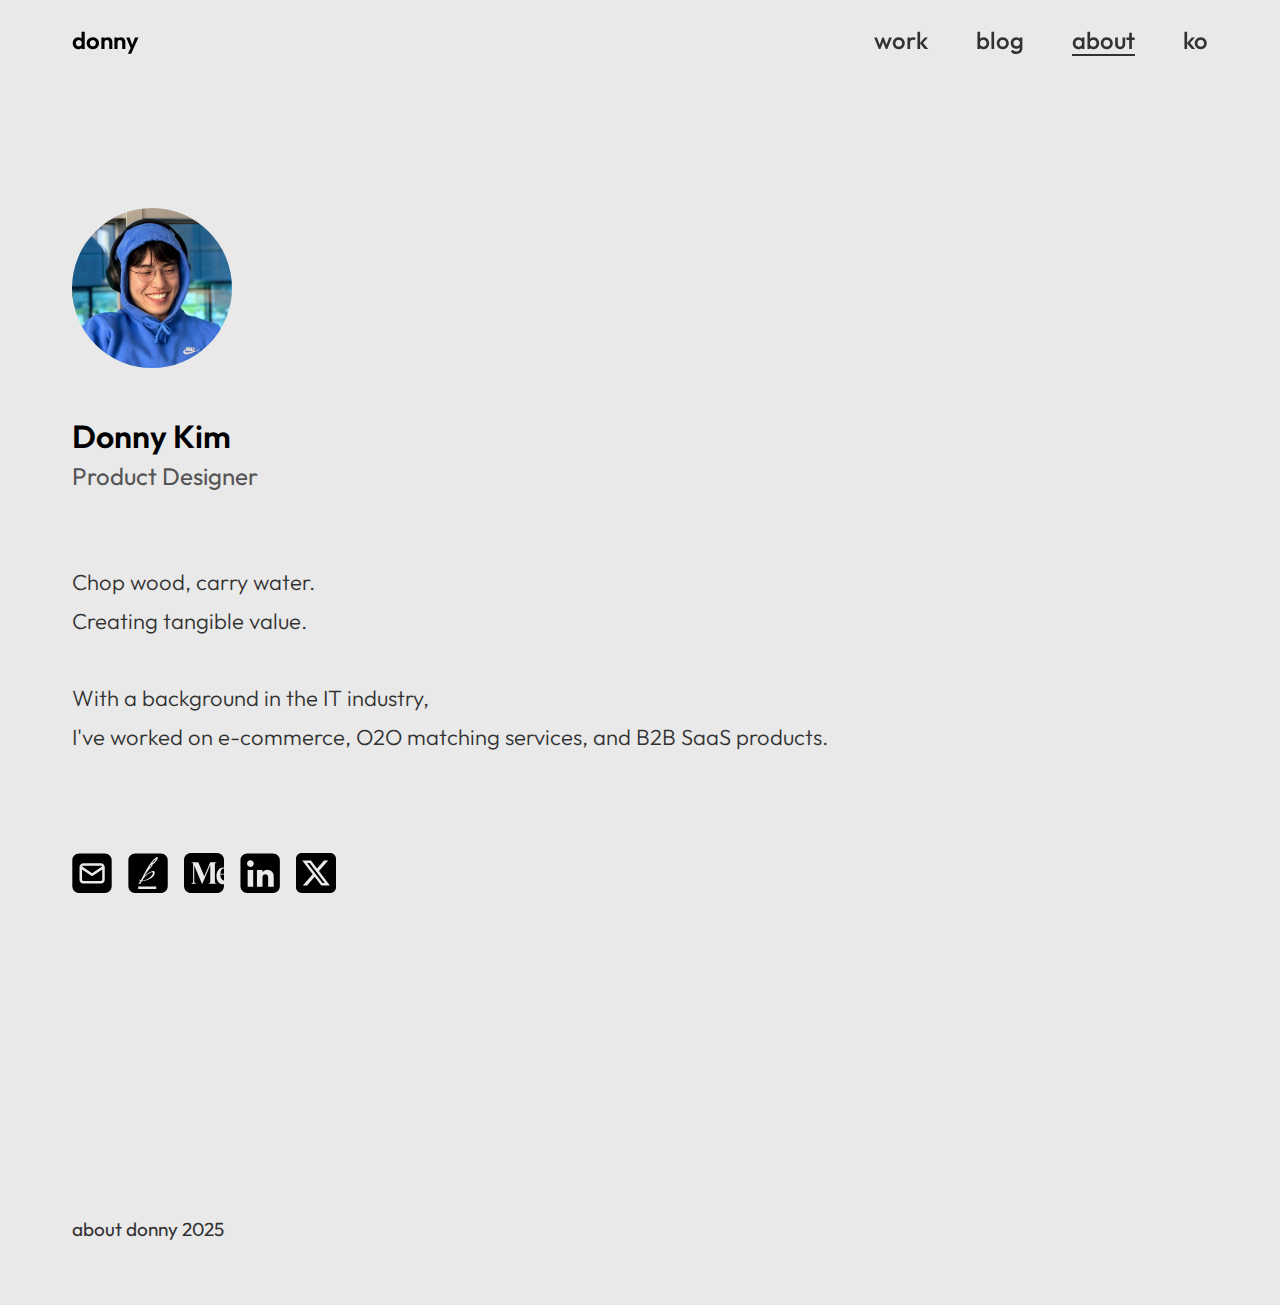
<file: 2.en/about.html>
<!DOCTYPE html>
<html lang="en">
<head>
    <!-- 기본설정 -->
    <meta charset="UTF-8">
    <meta name="viewport" content="width=device-width, initial-scale=1.0">
    <meta name="description" content="Product Designer Donny">
    <meta name="keywords" content="UX/UI, Product Designer, Design, Donny, Donny Kim, Donghwan Kim">
    <meta name="author" content="Donghwan Kim, 김동환">
    <!-- Favicon -->
    <link rel="icon" type="image/x-icon" href="../img/favicon_package/favicon.ico">
    <link rel="icon" type="image/svg+xml" href="../img/favicon_package/favicon.svg">
    <link rel="apple-touch-icon" sizes="180x180" href="../img/favicon_package/favicon-180.png">
    <link rel="icon" type="image/png" sizes="32x32" href="../img/favicon_package/favicon-32.png">
    <link rel="icon" type="image/png" sizes="16x16" href="../img/favicon_package/favicon-16.png">
    <!-- Open Graph / Facebook -->
    <meta property="og:type" content="website">
    <meta property="og:title" content="About Donny">
    <meta property="og:description" content="Chop wood, carry water.">
    <meta property="og:image" content="../img/profile.jpg">
    <meta property="og:url" content="https://www.aboutdonny.com/2.en/about.html">
    <!-- 소셜 미디어 추가 메타 태그 -->
    <meta name="twitter:card" content="../img/profile.jpg">
    <meta name="twitter:creator" content="@okid2318">
    <!-- 보안 관련 -->
    <meta http-equiv="X-UA-Compatible" content="IE=edge">
    <meta http-equiv="Content-Security-Policy" content="default-src 'self'">
    <!-- SEO 최적화 추가 -->
    <meta name="robots" content="index, follow">
    <link rel="canonical" href="https://www.aboutdonny.com/2.en/about.html">
    <!-- language section -->
    <link rel="alternate" hreflang="en" href="https://www.aboutdonny.com/2.en/about.html">
    <link rel="alternate" hreflang="ko" href="https://www.aboutdonny.com/1.ko/about.html">
    <!-- link section -->
    <link rel="stylesheet" href="../css/font.css">
    <link rel="stylesheet" href="../css/main.css">
    <script src="../js/main.js" defer></script>
    <title>About Donny Kim</title>
</head>
<body>
    <!-- navbar section -->
    <nav class="navbar">
        <div class="nav-container">
            <a href="../2.en/index.html" class="logo">donny</a>
            <button class="mobile-menu-button">
                <span class="bar"></span>
                <span class="bar"></span>
                <span class="bar"></span>
            </button>
            <div class="nav-links">
                <a href="../2.en/work.html" class="nav-item">work</a>
                <a href="https://medium.com/@okid2318" class="nav-item" target="_blank" rel="noopener noreferrer">blog</a>
                <a href="../2.en/about.html" class="nav-item active">about</a>
                <div class="language-switch">
                    <a href="../1.ko/index.html" class="nav-item" hreflang="ko">ko</a>
                </div>
            </div>
        </div>
    </nav>
    <!-- content section -->
    <main class="about">
        <div class="about-container">
            <div class="profile-image">
                <a href="https://www.linkedin.com/in/donghwan-kim-52b7371a9/" target="_blank" rel="noopener noreferrer">
                    <img src="../img/profile.jpg" alt="Donny Kim">
                </a>
            </div>
            <div class="about-content">
                <h1>Donny Kim</h1>
                <h2>Product Designer</h2>
                
                <div class="en-about-text">
                    <p>Chop wood, carry water.</p>
                    <p>Creating tangible value.</p>
                    <br>
                    <p>With a background in the IT industry,</p>
                    <p> I've worked on e-commerce, O2O matching services, and B2B SaaS products.</p>
                </div>

                <div class="social-links">
                    <a href="mailto:okid2318@gmail.com" rel="noopener noreferrer">
                        <img src="../img/icon/email.svg" alt="Email">
                    </a>
                    <a href="https://brunch.co.kr/@okid2318#articles" target="_blank" rel="noopener noreferrer">
                        <img src="../img/icon/brunch.svg" alt="brunch">
                    </a>
                    <a href="https://medium.com/@okid2318" target="_blank" rel="noopener noreferrer">
                        <img src="../img/icon/medium.svg" alt="Medium">
                    </a>
                    <a href="https://www.linkedin.com/in/donghwan-kim-52b7371a9/" target="_blank" rel="noopener noreferrer">
                        <img src="../img/icon/linkedin.svg" alt="LinkedIn">
                    </a>
                    <a href="https://x.com/okid2318" target="_blank" rel="noopener noreferrer">
                        <img src="../img/icon/x.svg" alt="X, Twitter">
                    </a>
                </div>
            </div>
        </div>
    </main>

    <footer class="footer">
        <div class="footer-container">
            <div class="footer-left">
                <p>about donny 2025</p>
            </div>
        </div>
    </footer>
</body>
</html>
</file>
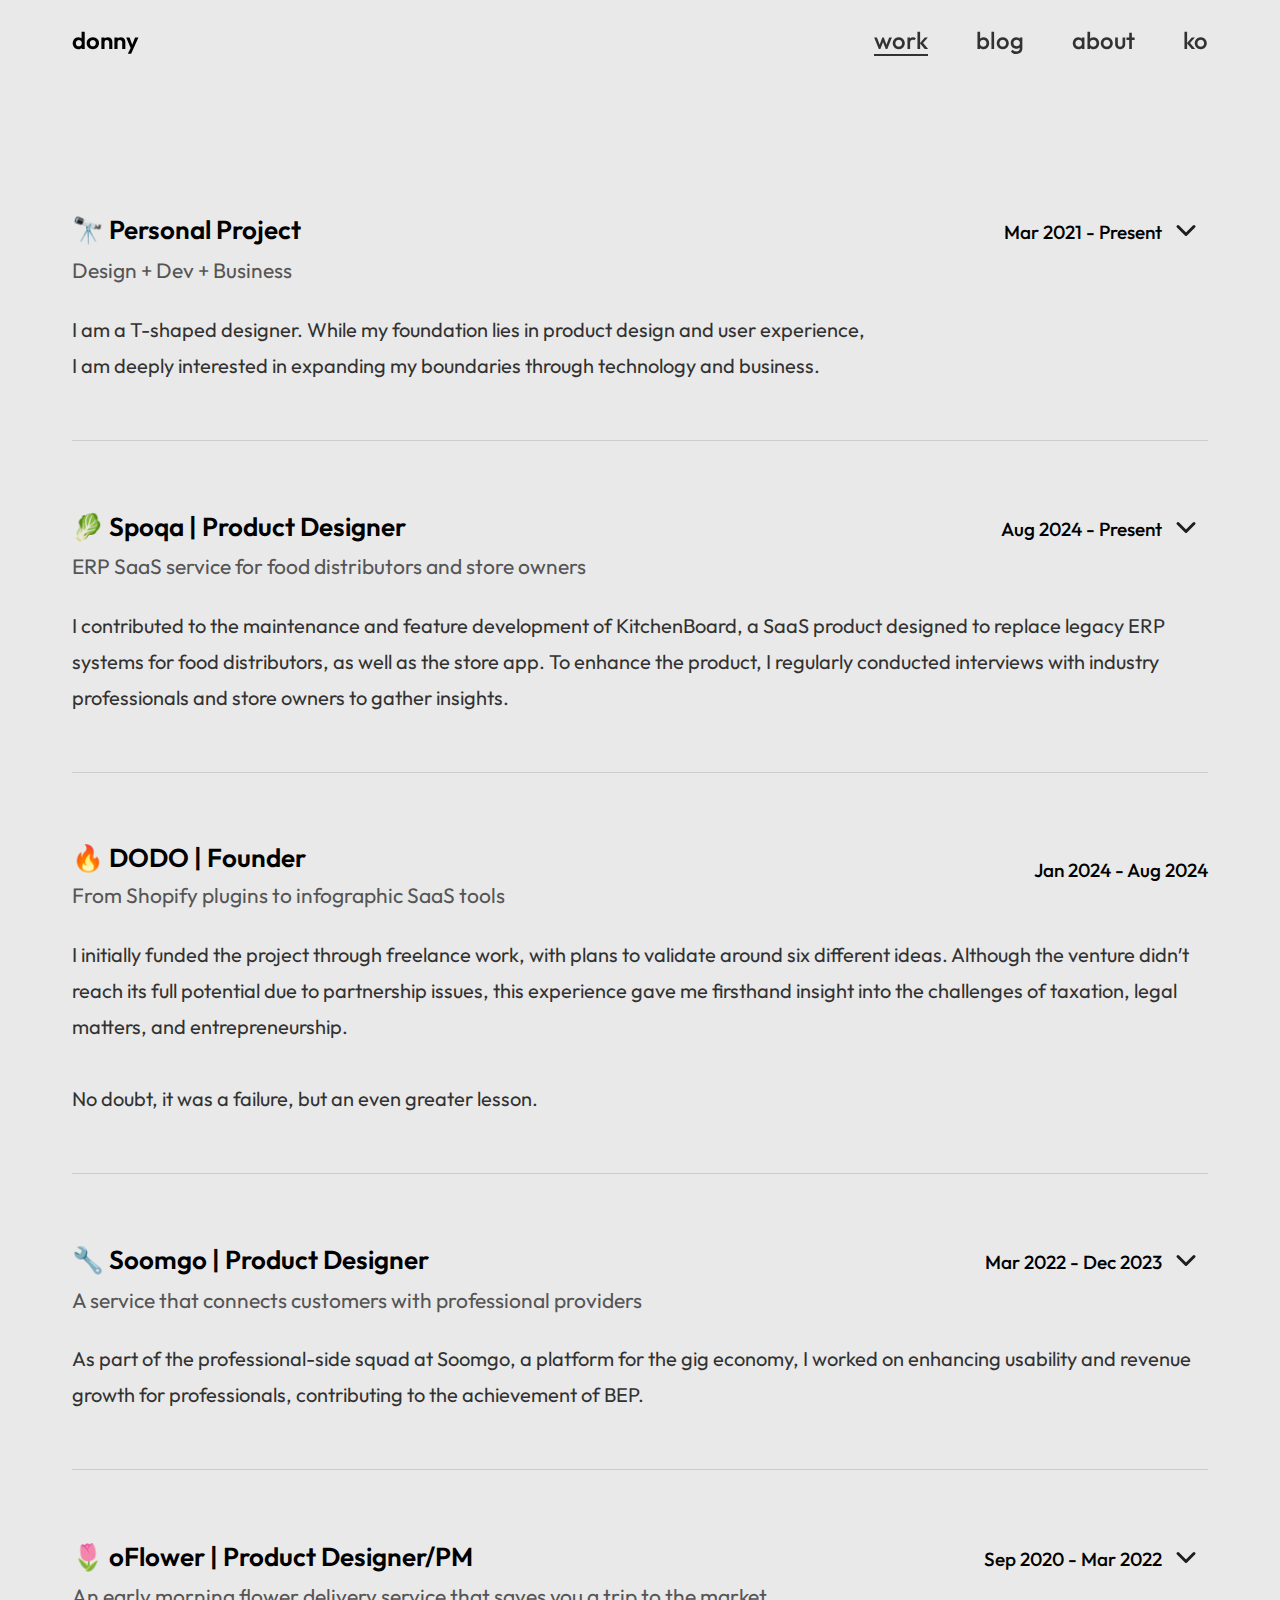
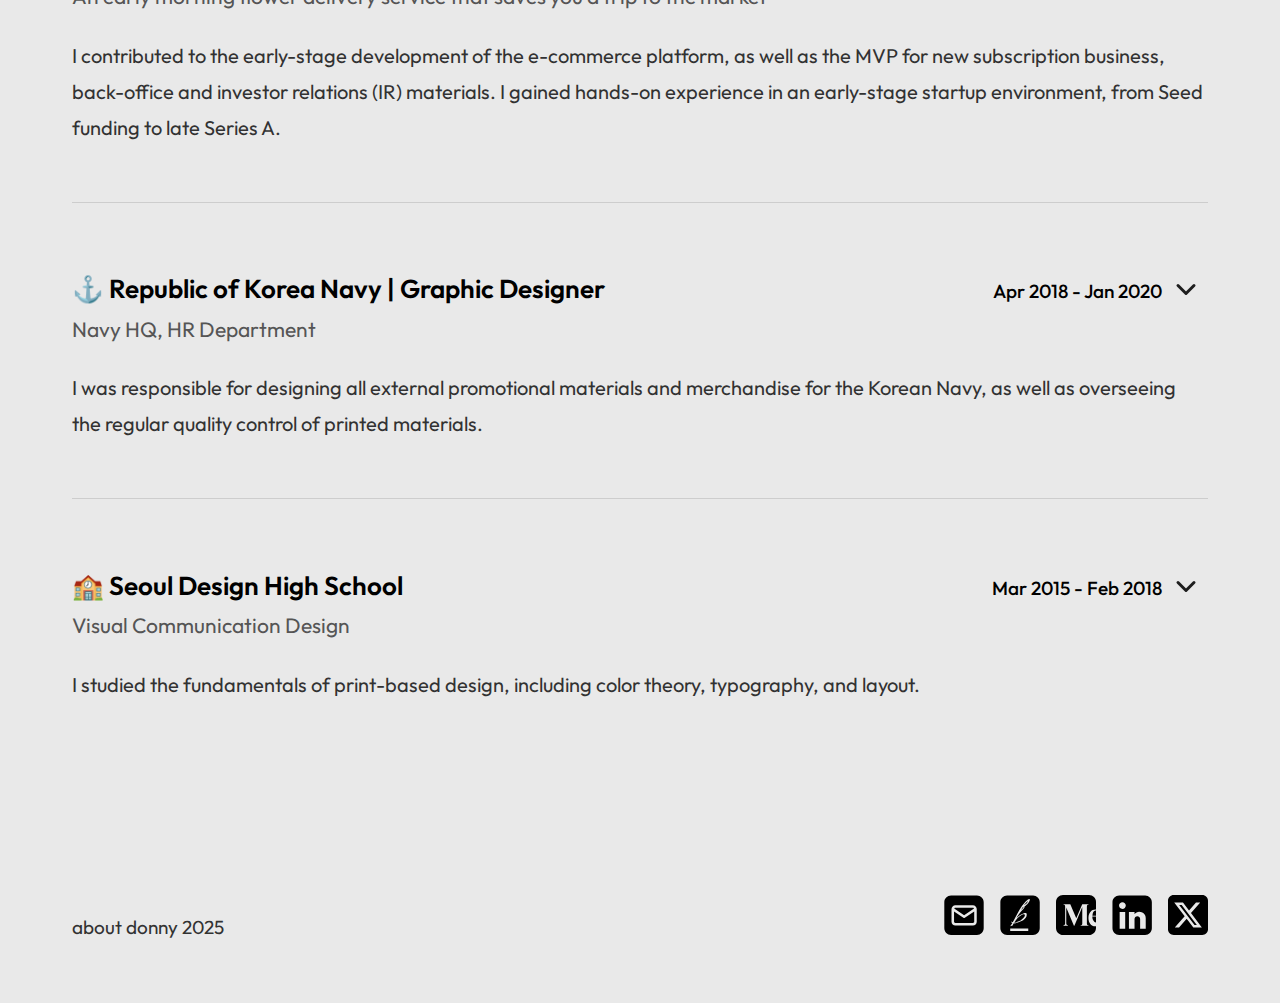
<file: 2.en/work.html>
<!DOCTYPE html>
<html lang="en">
<head>
    <!-- 기본설정 -->
    <meta charset="UTF-8">
    <meta name="viewport" content="width=device-width, initial-scale=1.0">
    <meta name="description" content="Product Designer Donny">
    <meta name="keywords" content="UX/UI, Product Designer, Design, Donny, Donny Kim, Donghwan Kim">
    <meta name="author" content="Donghwan Kim, 김동환">
    <!-- Favicon -->
    <link rel="icon" type="image/x-icon" href="../img/favicon_package/favicon.ico">
    <link rel="icon" type="image/svg+xml" href="../img/favicon_package/favicon.svg">
    <link rel="apple-touch-icon" sizes="180x180" href="../img/favicon_package/favicon-180.png">
    <link rel="icon" type="image/png" sizes="32x32" href="../img/favicon_package/favicon-32.png">
    <link rel="icon" type="image/png" sizes="16x16" href="../img/favicon_package/favicon-16.png">
    <!-- Open Graph / Facebook -->
    <meta property="og:type" content="website">
    <meta property="og:title" content="About Donny">
    <meta property="og:description" content="Chop wood, carry water.">
    <meta property="og:image" content="../img/profile.jpg">
    <meta property="og:url" content="https://www.aboutdonny.com/2.en/work.html">
    <!-- 소셜 미디어 추가 메타 태그 -->
    <meta name="twitter:card" content="../img/profile.jpg">
    <meta name="twitter:creator" content="@okid2318">
    <!-- 보안 관련 -->
    <meta http-equiv="X-UA-Compatible" content="IE=edge">
    <meta http-equiv="Content-Security-Policy" content="default-src 'self'">
    <!-- SEO 최적화 추가 -->
    <meta name="robots" content="index, follow">
    <link rel="canonical" href="https://www.aboutdonny.com/2.en/work.html">
    <!-- language section -->
    <link rel="alternate" hreflang="en" href="https://www.aboutdonny.com/2.en/work.html">
    <link rel="alternate" hreflang="ko" href="https://www.aboutdonny.com/1.ko/work.html">
    <!-- link section -->
    <link rel="stylesheet" href="../css/font.css">
    <link rel="stylesheet" href="../css/main.css">
    <script src="../js/main.js" defer></script>
    <title>About Donny Kim</title>
</head>
<body>
    <!-- navbar section -->
    <nav class="navbar">
        <div class="nav-container">
            <a href="../2.en/index.html" class="logo">donny</a>
            <button class="mobile-menu-button">
                <span class="bar"></span>
                <span class="bar"></span>
                <span class="bar"></span>
            </button>
            <div class="nav-links">
                <a href="../2.en/work.html" class="nav-item active">work</a>
                <a href="https://medium.com/@okid2318" class="nav-item" target="_blank" rel="noopener noreferrer">blog</a>
                <a href="../2.en/about.html" class="nav-item">about</a>
                <div class="language-switch">
                    <a href="../1.ko/index.html" class="nav-item" hreflang="ko">ko</a>
                </div>
            </div>
        </div>
    </nav>
    <!-- work section -->
    <main class="work">
        <div class="work-container">
            <!-- 1 item : personal project -->
            <article class="work-item">
                <div class="work-header">
                    <div class="work-title">
                        <h1>🔭 Personal Project</h1>
                        <button class="chevron-button mobile-chevron">
                            <img src="../img/icon/chevron.svg" alt="Toggle details">
                        </button>
                    </div>
                    <div class="work-period">
                        <span>Mar 2021 - Present</span>
                        <button class="chevron-button desktop-chevron">
                            <img src="../img/icon/chevron.svg" alt="Toggle details">
                        </button>
                    </div>
                </div>
                <p class="work-description">Design + Dev + Business</p>
                <p class="work-detail">I am a T-shaped designer. While my foundation lies in product design and user experience,
                    <br>I am deeply interested in expanding my boundaries through technology and business.
                </p>
                <div class="collapsible-content">
                    <div class="work-section">
                        <ul>
                            <li>
                                <h3 data-image-name="wind">Wind <span>| App Usage Limitation Service Built with Swift📍</span></h3>
                                <p>I developed a digital detox service that allows users to set time limits on installed apps using Swift and the Family Control API.
                                    When the set time is exceeded, the app automatically locks.</p>
                            </li>
                            <li>
                                <h3 data-image-name="d2">D2 <span>| Building a Website with a Markup Language</span></h3>
                                <p>I created a personal website using HTML5, CSS3, and JavaScript without relying on any additional tools.
                                    This experience helped me to understand web layout structures and think about how to communicate effectively with developers.</p>
                            </li>
                        </ul>
                    </div>
                </div>
            </article>
            <!-- 2 item : spoqa -->
            <article class="work-item">
                <div class="work-header">
                    <div class="work-title">
                        <h1>🥬 Spoqa | Product Designer</h1>
                        <button class="chevron-button mobile-chevron">
                            <img src="../img/icon/chevron.svg" alt="Toggle details">
                        </button>
                    </div>
                    <div class="work-period">
                        <span>Aug 2024 - Present</span>
                        <button class="chevron-button desktop-chevron">
                            <img src="../img/icon/chevron.svg" alt="Toggle details">
                        </button>
                    </div>
                </div>
                <p class="work-description">ERP SaaS service for food distributors and store owners</p>
                <p class="work-detail">I contributed to the maintenance and feature development of KitchenBoard, 
                    a SaaS product designed to replace legacy ERP systems for food distributors, as well as the store app. 
                    To enhance the product, I regularly conducted interviews with industry professionals and store owners to gather insights.</p>
                
                <div class="collapsible-content">
                    <div class="work-section">
                        <ul>
                            <li>
                                <h3>Using OCR to digitize and automate manual order statements📍</h3>
                                <p>Utilized prompt-based AI and image recognition technology to automate the store of manually recorded order statements in stores.</p>
                            </li>
                            <li>
                                <h3>User Role Management</h3>
                                <p>As user personas became more complex, I introduced a role-based access control system, 
                                    allowing employees and managers to have different levels of access within the app.</p>
                            </li>
                            <li>
                                <h3>Upselling Through Store Menu Crawling</h3>
                                <p>Developed a feature that crawls store menus from Google Maps, 
                                    analyzes them using AI, and recommends related items to drive upselling opportunities.</p>
                            </li>
                            <li>
                                <h3>Order and Search Flow Optimization</h3>
                                <p>Improved the order flow for routine store purchases, making daily operations more efficient and seamless.</p>
                            </li>
                        </ul>
                    </div>
                </div>
            </article>
            <!-- 3 item : dodo -->
            <article class="work-item">
                <div class="work-header">
                    <div class="work-title">
                        <h1>🔥 DODO | Founder</h1>
                    </div>
                    <div class="work-period">
                        <span>Jan 2024 - Aug 2024</span>
                    </div>
                </div>
                
                <p class="work-description">From Shopify plugins to infographic SaaS tools</p>
                <p class="work-detail">I initially funded the project through freelance work, with plans to validate around six different ideas.
                    Although the venture didn’t reach its full potential due to partnership issues, this experience gave me firsthand insight into the challenges of taxation, legal matters, and entrepreneurship.
                    <br>
                    <br>No doubt, it was a failure, but an even greater lesson.</p>
            </article>
            <!-- 4 item : soomgo -->
            <article class="work-item">
                <div class="work-header">
                    <div class="work-title">
                        <h1>🔧 Soomgo | Product Designer</h1>
                        <button class="chevron-button mobile-chevron">
                            <img src="../img/icon/chevron.svg" alt="Toggle details">
                        </button>
                    </div>
                    <div class="work-period">
                        <span>Mar 2022 - Dec 2023</span>
                        <button class="chevron-button desktop-chevron">
                            <img src="../img/icon/chevron.svg" alt="Toggle details">
                        </button>
                    </div>
                </div>
                <p class="work-description">A service that connects customers with professional providers</p>
                <p class="work-detail">As part of the professional-side squad at Soomgo, a platform for the gig economy, 
                    I worked on enhancing usability and revenue growth for professionals, contributing to the achievement of BEP.</p>
                
                <div class="collapsible-content">
                    <div class="work-section">
                        <h2>Revenue & Usability Squad</h2>
                        <ul>
                            <li>
                                <h3>New Home Screen for Professionals📍</h3>
                                <p>Built a dedicated home screen for professionals, establishing a long-term strategic space. 
                                    <br>Improved user comprehension of the product, increasing retention by 5% and CVR by 5-10%.</p>
                            </li>
                            <li>
                                <h3>Automated Sales Optimization</h3>
                                <p>Developed a feature displaying estimated costs and revenue by region for automated sales.
                                    <br>Eliminated dark patterns and transformed it into a transparent feature.</p>
                            </li>
                            <li>
                                <h3>Batch Request Feature</h3>
                                <p>Enabled customers to reuse previous requests for more efficient user experience.
                                    <br>Although this was the biggest failed project, it provided a valuable lesson: usability improvements do not always directly 
                                    translate to revenue growth.</p>
                            </li>
                            <li>
                                <h3>Professional Search Revamp</h3>
                                <p>Redesigned the direct request feature, allowing users to reach out to professionals outside of matching services.
                                    <br>Added search, average response time, and filters, contributing to an overall 10%+ increase in CVR.</p>
                            </li>
                            <li>
                                <h3>Simplifying Professional Signup Flow</h3>
                                <p>Streamlined the signup process by removing non-essential information collection and optimizing major drop-off points, leading to a 7% increase in signup rates.</p>
                            </li>
                        </ul>
                        <h2>Design Chapter</h2>
                        <ul>
                            <li>
                                <h3>Master File Versioning in Figma📍</h3>
                                <p>Established a version management methodology in Figma for 7 squads and 9 designers to efficiently maintain design consistency.</p>
                            </li>
                            <li>
                                <h3>Migrating from Sketch to Figma</h3>
                                <p>Participated in migrating 4,883 screens from Sketch to Figma while managing squad tasks simultaneously.</p>
                            </li>
                            <li>
                                <h3>Improving VOC Accessibility for Designers Chapter</h3>
                                <p>Built an environment where designers could access qualitative user feedback by integrating call recordings and chat logs for better insight into user concerns.</p>
                            </li>
                    </div>
                </div>
            </article>
            <!-- 5 item : 오늘의꽃 -->
            <article class="work-item">
                <div class="work-header">
                    <div class="work-title">
                        <h1>🌷 oFlower | Product Designer/PM</h1>
                        <button class="chevron-button mobile-chevron">
                            <img src="../img/icon/chevron.svg" alt="Toggle details">
                        </button>
                    </div>
                    <div class="work-period">
                        <span>Sep 2020 - Mar 2022</span>
                        <button class="chevron-button desktop-chevron">
                            <img src="../img/icon/chevron.svg" alt="Toggle details">
                        </button>
                    </div>
                </div>
                <p class="work-description">An early morning flower delivery service that saves you a trip to the market</p>
                <p class="work-detail">I contributed to the early-stage development of the e-commerce platform, as well as the MVP for new subscription business, 
                    back-office and investor relations (IR) materials. I gained hands-on experience in an early-stage startup environment, 
                    from Seed funding to late Series A.</p>
                
                <div class="collapsible-content">
                    <div class="work-section">
                        <ul>
                            <li>
                                <h3>Memorial Flower Subscription MVP📍</h3>
                                <p>Led the MVP development for a floral tribute service targeting memorial parks, managing both product management (PM) and product design (PD) roles simultaneously.</p>
                            </li>
                            <li>
                                <h3>Initial E-commerce Service Development</h3>
                                <p>Participated in the handover and enhancement of an outsourced e-commerce platform, improving complicate key features such as coupon systems and partial refunds.</p>
                            </li>
                            <li>
                                <h3>Series A IR Deck</h3>
                                <p>Designed the Series A investment pitch deck, aligning business strategy with product development to support fundraising efforts.</p>
                            </li>
                            <li>
                                <h3>SSG Marketplace Packaging</h3>
                                <p>Managed the custom packaging design and production for products supplied to Shinsegae(SSG), overseeing everything from structural design to printing and factory quality control.</p>
                            </li>
                        </ul>
                    </div>
                </div>
            </article>
            <!-- 6 item : 해군본부 -->
            <article class="work-item">
                <div class="work-header">
                    <div class="work-title">
                        <h1>⚓️ Republic of Korea Navy | Graphic Designer</h1>
                        <button class="chevron-button mobile-chevron">
                            <img src="../img/icon/chevron.svg" alt="Toggle details">
                        </button>
                    </div>
                    <div class="work-period">
                        <span>Apr 2018 - Jan 2020</span>
                        <button class="chevron-button desktop-chevron">
                            <img src="../img/icon/chevron.svg" alt="Toggle details">
                        </button>
                    </div>
                </div>
                <p class="work-description">Navy HQ, HR Department</p>
                <p class="work-detail">I was responsible for designing all external promotional materials and merchandise for the Korean Navy, 
                    as well as overseeing the regular quality control of printed materials.</p>
                
                <div class="collapsible-content">
                    <div class="work-section">
                        <ul>
                            <li>
                                <h3>Bookshelf<span> | Graphic Design</span></h3>
                                <p>Redesigned the covers of 27 books I read during my military service.</p>
                            </li>
                            <li>
                                <h3>Navy Promotional Model Photography<span> | Photography</span></h3>
                                <p>Managed the selection and photography of promotional models for official Navy marketing materials.</p>
                            </li>
                        </ul>
                    </div>
                </div>
            </article>
            <!-- 7 item : 서울디자인고등학교 -->
            <article class="work-item">
                <div class="work-header">
                    <div class="work-title">
                        <h1>🏫 Seoul Design High School</h1>
                        <button class="chevron-button mobile-chevron">
                            <img src="../img/icon/chevron.svg" alt="Toggle details">
                        </button>
                    </div>
                    <div class="work-period">
                        <span>Mar 2015 - Feb 2018</span>
                        <button class="chevron-button desktop-chevron">
                            <img src="../img/icon/chevron.svg" alt="Toggle details">
                        </button>
                    </div>
                </div>
                <p class="work-description">Visual Communication Design</p>
                <p class="work-detail">I studied the fundamentals of print-based design, including color theory, typography, and layout.</p>
                
                <div class="collapsible-content">
                    <div class="work-section">
                        <ul>
                            <li>
                                <h3>Eroica<span> | Typography</span></h3>
                                <p>For my graduation project, I designed a Latin typeface with 79 characters, inspired by Times Roman.</p>
                            </li>
                            <li>
                                <h3>Tactical Etching<span> | Internship</span></h3>
                                <p>Worked as a graphic design intern in Orlando, FL for three months, gaining hands-on experience with local businesses.</p>
                            </li>
                            <li>
                                <h3>City Life<span> | Photography</span></h3>
                                <p>As part of a photography club, I created a photo book capturing the raw essence of Seoul through digital and film BW photography.</p>
                            </li>
                        </ul>
                    </div>
                </div>
            </article>
        </div>
    </main>
    <!-- footer section -->
    <footer class="footer">
        <div class="footer-container">
            <div class="footer-left">
                <p>about donny 2025</p>
            </div>
            <div class="footer-right">
                <a href="mailto:okid2318@gmail.com" rel="noopener noreferrer">
                    <img src="../img/icon/email.svg" alt="Email">
                </a>
                <a href="https://brunch.co.kr/@okid2318#articles" target="_blank" rel="noopener noreferrer">
                    <img src="../img/icon/brunch.svg" alt="brunch">
                </a>
                <a href="https://medium.com/@okid2318" target="_blank" rel="noopener noreferrer">
                    <img src="../img/icon/medium.svg" alt="Medium">
                </a>
                <a href="https://www.linkedin.com/in/donghwan-kim-52b7371a9/" target="_blank" rel="noopener noreferrer">
                    <img src="../img/icon/linkedin.svg" alt="LinkedIn">
                </a>
                <a href="https://x.com/okid2318" target="_blank" rel="noopener noreferrer">
                    <img src="../img/icon/x.svg" alt="X, Twitter">
                </a>
            </div>
        </div>
    </footer>
</body>
</html>
</file>
<file: css/font.css>
/*------font------*/

/* Outfit */

@font-face {
    font-family: 'Outfit';
    src: url('./fonts/Outfit/Outfit-Light.woff2') format('woff2'),
         url('./fonts/Outfit/Outfit-Light.woff') format('woff');
    font-weight: 300;
    font-style: normal;
    unicode-range: U+0020-007E; /* 영문 유니코드 범위 */
}

@font-face {
    font-family: 'Outfit';
    src: url('./fonts/Outfit/Outfit-Regular.woff2') format('woff2'),
         url('./fonts/Outfit/Outfit-Regular.woff') format('woff');
    font-weight: 400;
    font-style: normal;
    unicode-range: U+0020-007E; /* 영문 유니코드 범위 */
}

@font-face {
    font-family: 'Outfit';
    src: url('./fonts/Outfit/Outfit-Medium.woff2') format('woff2'),
         url('./fonts/Outfit/Outfit-Medium.woff') format('woff');
    font-weight: 500;
    font-style: normal;
    unicode-range: U+0020-007E; /* 영문 유니코드 범위 */
}

@font-face {
    font-family: 'Outfit';
    src: url('./fonts/Outfit/Outfit-SemiBold.woff2') format('woff2'),
         url('./fonts/Outfit/Outfit-SemiBold.woff') format('woff');
    font-weight: 600;
    font-style: normal;
    unicode-range: U+0020-007E; /* 영문 유니코드 범위 */
}

@font-face {
    font-family: 'Outfit';
    src: url('./fonts/Outfit/Outfit-Bold.woff2') format('woff2'),
         url('./fonts/Outfit/Outfit-Bold.woff') format('woff');
    font-weight: 700;
    font-style: normal;
    unicode-range: U+0020-007E; /* 영문 유니코드 범위 */
}

/* Pretendard */

@font-face {
    font-family: 'Pretendard';
    src: url('./fonts/Pretendard/Pretendard-Light.woff2') format('woff2'),
         url('./fonts/Pretendard/Pretendard-Light.woff') format('woff');
    font-weight: 300;
    font-style: normal;
}

@font-face {
    font-family: 'Pretendard';
    src: url('./fonts/Pretendard/Pretendard-Regular.woff2') format('woff2'),
         url('./fonts/Pretendard/Pretendard-Regular.woff') format('woff');
    font-weight: 400;
    font-style: normal;
}

@font-face {
    font-family: 'Pretendard';
    src: url('./fonts/Pretendard/Pretendard-Medium.woff2') format('woff2'),
         url('./fonts/Pretendard/Pretendard-Medium.woff') format('woff');
    font-weight: 500;
    font-style: normal;
}

@font-face {
    font-family: 'Pretendard';
    src: url('./fonts/Pretendard/Pretendard-SemiBold.woff2') format('woff2'),
         url('./fonts/Pretendard/Pretendard-SemiBold.woff') format('woff');
    font-weight: 600;
    font-style: normal;
}

@font-face {
    font-family: 'Pretendard';
    src: url('./fonts/Pretendard/Pretendard-Bold.woff2') format('woff2'),
         url('./fonts/Pretendard/Pretendard-Bold.woff') format('woff');
    font-weight: 700;
    font-style: normal;
}

/* Libre Baskerville */

@font-face {
    font-family: 'Libre Baskerville';
    src: url('./fonts/Libre_Baskerville/LibreBaskerville-Regular.woff2') format('woff2'),
         url('./fonts/Libre_Baskerville/LibreBaskerville-Regular.woff') format('woff');
    font-weight: 400;
    font-style: normal;
}
</file>
<file: css/main.css>
/*==================================
  Reset & Variables
==================================*/
* {
    margin: 0;
    padding: 0;
    box-sizing: border-box;
}

:root {
    /* Colors */
    --color-background: #E9E9E9;
    --gray-1: #000000;
    --gray-2: #323232;
    --gray-3: #555555;
    --gray-4: #727272;
    --color-white: #FFFFFF;
    --color-divider: #cdcdcd;
    
    /* UI Colors */
    --color-hover: rgba(0, 0, 0, 0.3);
    
    /* Card Colors */
    --color-dummy-background: #4A90E2;
}

/*==================================
  Global
==================================*/
body {
    font-family: 'Outfit', 'Pretendard', sans-serif;
    background-color: var(--color-background);
}

/*==================================
  Navigation
==================================*/
.navbar {
    position: fixed;
    top: 0;
    left: 0;
    width: 100%;
    z-index: 1000;
}

.nav-container {
    height: 80px;
    max-width: 1200px;
    margin: 0 auto;
    padding: 0 2rem;
    display: flex;
    justify-content: space-between;
    align-items: center;
    backdrop-filter: blur(2.5px);
}

.logo {
    font-weight: 600;
    font-size: 1.5rem;
    color: var(--gray-1);
    text-decoration: none;
}

.nav-links {
    display: flex;
    gap: 3rem;
    align-items: center;
}

.nav-item {
    font-weight: 500;
    font-size: 1.5rem;
    color: var(--gray-2);
    text-decoration: none;
    transition: opacity 0.3s ease;
}

/* 네비게이션 효과*/
.nav-item:hover {
    opacity: 0.7;
}

.nav-item.active {
    text-decoration: underline;
    text-underline-offset: 0.3rem;
}

/*==================================
  Hero
==================================*/
.hero {
    height: 100vh;
    display: flex;
    align-items: center;
    justify-content: center;
    position: relative;
}

.hero-text {
    position: absolute;
    z-index: 2;
    text-align: center;
    width: 100%;
    transform: translate(-50%, -50%);
}

.hero-text h1 {
    font-family: 'Libre Baskerville', serif;
    font-size: 8rem;
    color: #ffffff;
    white-space: nowrap;
}

.hero-image {
    position: absolute;
    transform: translate(-50%, -50%);
    z-index: 1;
    width: 700px;
}

.hero-image img {
    width: 100%;
    height: auto;
}

/*==================================
  Projects
==================================*/
.projects {
    padding: 2rem 2rem;
    max-width: 1200px;
    margin: 0 auto;
    margin-bottom: 12rem;
}

.projects-grid {
    display: grid;
    grid-template-columns: repeat(3, 1fr);
    gap: 1.5rem;
}

.project-card {
    position: relative;
    overflow: hidden;
}

.tag {
    position: absolute;
    top: 1rem;
    left: 1rem;
    background-color: white;
    padding: 0.4rem 1rem;
    border-radius: 2rem;
    font-weight: 600;
    font-size: 1.25rem;
    z-index: 1;
}

.card-image {
    width: 100%;
    height: 240px;
    background-color: var(--color-dummy-background);
    border-radius: 1rem;
    margin-bottom: 1rem;
}

.card-title {
    font-size: 1.6rem;
    font-weight: 500;
    margin-bottom: 0.4rem;
    color: var(--gray-2);
}

.card-subtitle {
    font-size: 1.25rem;
    font-weight: 300;
    color: var(--gray-3);
    margin-bottom: 0.8rem;
}

.card-caption {
    font-weight: 300;
    font-size: 1rem;
    color: var(--gray-4);
}

.ko-card-title {
    font-size: 1.5rem;
    font-weight: 600;
    margin-bottom: 0.4rem;
    color: var(--gray-2);
}

.ko-card-subtitle {
    font-size: 1.15rem;
    font-weight: 400;
    line-height: 1.6;
    color: var(--gray-3);
    margin-bottom: 0.8rem;
}

.ko-card-caption {
    font-weight: 300;
    font-size: 1rem;
    color: var(--gray-4);
}

/*==================================
  Footer
==================================*/
.footer {
    padding: 4rem 0;
}

.footer-container {
    max-width: 1200px;
    margin: 0 auto;
    padding: 0 2rem;
    display: flex;
    justify-content: space-between;
    align-items: flex-end;
}

.footer-left p {
    font-size: 1.2rem;
    color: var(--gray-2);
}

.footer-right {
    display: flex;
    gap: 1rem;
    align-items: center;
}

.footer-right img {
    width: 40px;
    height: 40px;
    transition: opacity 0.3s ease;
}

.footer-right a:hover img {
    opacity: 0.7;
}

/*==================================
  About Page
==================================*/
.about {
    padding-top: 8rem;  /* 상단 패딩만 유지 */
}

.about-container {
    max-width: 1200px;
    margin: 0 auto;
    padding: 0 2rem;    /* 컨테이너에 좌우 패딩 추가 */
    display: flex;
    flex-direction: column;
    gap: 3rem;
}

.profile-image {
    width: 160px;
    height: 160px;
    border-radius: 100%;
    margin-top: 5rem;
    overflow: hidden;
}

.profile-image img {
    width: 100%;
    height: 100%;
    object-fit: cover;
}

.about-content h1 {
    font-size: 2rem;
    font-weight: 600;
    color: var(--gray-1);
    margin-bottom: 0.3rem;
}

.about-content h1 span {
    font-size: 1.5rem;  /* 영문 이름보다 작게 설정 */
    font-weight: 700;
    margin-left: 0.2rem;
    color: var(--gray-1);  /* 살짝 연하게 설정 */
}

.about-content h2 {
    font-size: 1.5rem;
    font-weight: 400;
    color: var(--gray-3);
    margin-bottom: 4.5rem;
}

.about-text {
    font-size: 1.25rem;
    font-weight: 400;
    line-height: 1.8;
    color: var(--gray-2);
    margin-bottom: 4.5rem;
}

.en-about-text {
    font-size: 1.35rem;
    font-weight: 300;
    line-height: 1.8;
    color: var(--gray-2);
    margin-bottom: 6rem;
}

.social-links {
    display: flex;
    gap: 1rem;
    align-items: center;
    margin-bottom: 16rem;
}

.social-links img {
    width: 40px;
    height: 40px;
    transition: opacity 0.3s ease;
}

.social-links a:hover img {
    opacity: 0.7;
}

.footer-section a {
    color: var(--gray-3);
}

.footer-bottom {
    border-top: 1px solid var(--color-divider);
}

/*==================================
  Work Page
==================================*/
.work {
    padding: 13rem 0 4rem;
}

.work-container {
    max-width: 1200px;
    margin: 0 auto;
    padding: 0 2rem;
}

.work-item {
    margin-bottom: 4rem;
    border-bottom: 1px solid var(--color-divider);
}

/* 마지막 아이템은 구분선 제거 */
.work-item:last-child {
    border-bottom: none;
    padding-bottom: 0;
}

.work-header {
    display: flex;
    justify-content: space-between;
    align-items: center;
}

.work-title {
    display: flex;
    align-items: center;
}

.work-title h1 {
    font-size: 1.6rem;
    font-weight: 600;
    color: var(--gray-1);
}

.work-description {
    font-size: 1.2rem;
    color: var(--gray-3);
    margin-bottom: 1.8rem;
}

.work-period {
    font-size: 1.2rem;
    font-weight: 500;
    display: flex;
    align-items: center;
    gap: 0.1rem;
    color: var(--gray-1);
}

.work-period span:only-child {  /* 버튼이 없는 경우에만 적용 */
    display: inline-block;
    padding-top: 1.3rem;  /* 아래로 살짝 내림 */
}

.chevron-button {
    background: none;
    border: none;
    cursor: pointer;
    padding: 0.4rem;
    transition: transform 0.3s ease;
}

.chevron-button.active {
    transform: rotate(180deg);
}


.work-detail {
    font-size: 1.2rem;
    line-height: 1.8;
    color: var(--gray-2);
    margin-bottom: 3rem;
}

.collapsible-content {
    display: none;
}

.collapsible-content.active {
    display: block;
}

.work-section {
    margin-bottom: 4rem;
}

.work-section h2 {
    font-size: 1.2rem;
    font-weight: 600;
    color: var(--gray-2);
    margin-bottom: 1.8rem;
}

.work-section h2:not(:first-of-type) {  /* 첫 번째 h2를 제외한 모든 h2에 적용 */
    margin-top: 4rem;  /* 위쪽 여백 추가 */
}

.work-section ul {
    list-style: none;
}

.work-section li {
    margin-bottom: 2rem;
    position: relative;  /* 글머리 기호의 기준점 */
}

.work-section h3::before {
    content: "•";
    position: absolute;
    left: -1.1rem;  /* 글머리 기호를 왼쪽으로 빼냄 */
    color: var(--gray-2);
}

.work-section h3 {
    font-size: 1.2rem;
    font-weight: 600;
    color: var(--gray-2);
    margin-bottom: 0.3rem;
}

.work-section h3 span {
    font-weight: 400;  /* 설명 부분만 더 얇게 */
    color: var(--gray-2);
}

.work-section p {
    font-size: 1.1rem;
    font-weight: 300;
    color: var(--gray-3);
    line-height: 1.75;
}

.mobile-chevron {
    display: none;  /* 기본적으로 모바일 chevron 숨김 */
}

.desktop-chevron {
    display: block;  /* 기본적으로 데스크탑 chevron 표시 */
}

/*==================================
  Mobile Menu
==================================*/
.mobile-menu-button {
    display: none;
    background: none;
    border: none;
    cursor: pointer;
    padding: 0.5rem;
    z-index: 1001;
}

.mobile-menu-button .bar {
    display: block;
    width: 25px;
    height: 3px;
    margin: 5px 0;
    background-color: var(--gray-1);
    transition: all 0.3s ease;
}

/*==================================
  Media Queries - Mobile
==================================*/
@media (max-width: 800px) {

    .nav-container {
        height: 70px;
    }

    .mobile-menu-button {
        display: block;
        position: relative;
    }

    .hero-text h1 {
        font-size: clamp(3rem, 10vw, 3.5rem);
    }

    .hero-image {
        width: 80%;
    }

    .nav-links {
        position: fixed;
        top: 0;
        left: 0;
        right: 0;
        bottom: 0;
        width: 100%;
        height: 100vh;
        background-color: var(--color-background);
        display: flex;
        flex-direction: column;
        justify-content: flex-start;
        padding-top: 20vh;
        align-items: center;
        gap: 3rem;
        opacity: 0;
        visibility: hidden;
    }

    .nav-links.active {
        opacity: 1;
        visibility: visible;
    }

    .nav-links a {
        font-size: 2rem;
    }

    .mobile-menu-button.active .bar:nth-child(1) {
        transform: rotate(45deg) translate(5px, 6px);
    }

    .mobile-menu-button.active .bar:nth-child(2) {
        opacity: 0;
    }

    .mobile-menu-button.active .bar:nth-child(3) {
        transform: rotate(-45deg) translate(7px, -8px);
    }

    .menu-open {
        overflow: hidden;
    }

    .hero {
        height: 85vh;
    }


    .projects {
        margin-bottom: 3rem;
    }

    .projects-grid {
        grid-template-columns: 1fr;  /* 한 열로 변경 */
        gap: 4rem;
    }

    .project-card .tag {
        font-size: 1rem;  /* 태그 크기 축소 */
        padding: 0.3rem 0.6rem;
    }

    .card-image {
        width: 100%;
        height: 220px;
        background-color: var(--color-dummy-background);
        border-radius: 1rem;
        margin-bottom: 1rem;
    }

    .card-title {
        font-size: 1.4rem;
        font-weight: 600;
        margin-bottom: 0.3rem;
        color: var(--gray-2);
    }
    
    .card-subtitle {
        font-size: 1.1rem;
        font-weight: 400;
        line-height: 1.35rem;
        color: var(--gray-3);
        margin-bottom: 0.6rem;
    }
    
    .card-caption {
        font-weight: 400;
        font-size: 1rem;
        color: var(--gray-4);
    }

    .ko-card-title {
        font-size: 1.3rem;
        font-weight: 700;
        margin-bottom: 0.4rem;
        color: var(--gray-2);
    }
    
    .ko-card-subtitle {
        font-size: 1rem;
        font-weight: 400;
        line-height: 1.6;
        color: var(--gray-3);
        margin-bottom: 0.8rem;
    }
    
    .ko-card-caption {
        font-weight: 300;
        font-size: 1rem;
        color: var(--gray-4);
    }

    .footer {
        padding: 2rem 0;
    }

    .footer-left p {
        display: none;
    }
    
    .footer-container {
        padding: 2rem;
    }

    .footer-right {
        justify-content: center;
        width: 100%;  /* 전체 너비 사용 */
        gap: 0.7rem;  /* 아이콘 간격 살짝 늘림 */
    }

    /* about page */
    .about {
        padding-top: 3rem;
    }

    .profile-image {
        width: 120px;
        height: 120px;
    }

    .about-content h1 {
        font-size: 1.5rem;
        margin-bottom: 0.1rem;
    }
    
    .about-content h1 span {
        font-size: 1.2rem;  /* 영문 이름보다 작게 설정 */
    }
    
    .about-content h2 {
        font-size: 1.2rem;
        margin-bottom: 3rem;
    }
    
    .about-text {
        font-size: 1rem;
        line-height: 1.8;
        margin-bottom: 4rem;
    }

    .en-about-text {
        font-size: 1.1rem;
        font-weight: 4300;
        line-height: 1.8;
        margin-bottom: 4rem;
    }
    

    .social-links {
        gap: 0.6rem;
        margin-bottom: 6rem;
    }

    .social-links img {
        width: 35px;
        height: 35px;
    }
    
    /* Work Page의 모바일 대응을 위한 미디어 쿼리 추가 */
    .work {
        padding: 6rem 0;  /* 상단 패딩 축소 */
    }

    .work-container {
        margin-top: 2rem;
    }

    .work-item {
        margin-bottom: 3rem;  /* 아이템 간격 축소 */
    }

    /* 제목과 화살표 레이아웃 수정 */
    .work-header {
        flex-direction: column;
        align-items: flex-start;
    }

    .work-title {
        width: 100%;
        display: flex;
        justify-content: space-between;
        align-items: center;
        margin-bottom: 0.1rem;
    }

    .work-title h1 {
        font-size: 1.3rem;
    }

    /* chevron 버튼을 work-title로 이동 */
    .work-period .chevron-button {
        display: none;  /* 날짜 옆의 버튼 숨김 */
    }

    .work-title .chevron-button {
        display: block;  /* 제목 옆의 버튼 표시 */
        padding: 0.3rem;
    }

    .work-title .chevron-button img {
        width: 24px;  /* 14px에서 18px로 증가 */
        height: 24px; /* 14px에서 18px로 증가 */
    }

    .work-period {
        order: 3;
        font-size: 1rem;
        margin-bottom: 0.8rem;
        color: var(--gray-4);
    }

    .work-description {
        display: none;
    }

    .work-detail {
        font-size: 0.95rem;
        line-height: 1.7;
        margin-bottom: 3rem;
    }

    /* 펼쳐지는 영역 텍스트 크기도 축소 */
    .work-section h2 {
        font-size: 0.95rem;
        margin-bottom: 1.5rem;
    }

    .work-section h3 {
        font-size: 1rem;
    }

    /* 모바일에서 글머리 기호 숨기기 */
    .work-section h3::before {
        display: none;
    }

    .work-section h3 span {
        font-size: 1rem;
    }

    .work-section p {
        font-size: 0.95rem;
        line-height: 1.7;
        color: var(--gray-3);
    }

    .work-section li {
        margin-bottom: 1.7rem;
    }

    /* 구분선 여백 조정 */
    .work-item {
        margin-bottom: 3rem;
    }

    /* 기본 상태 */
    .mobile-chevron {
        display: block;  /* 모바일에서는 모바일 chevron 표시 */
    }
    
    .desktop-chevron {
        display: none;  /* 모바일에서는 데스크탑 chevron 숨김 */
    }

}

/*==================================
  Media Queries - Desktop, 호버 이미지
==================================*/
@media (min-width: 800px) {
    .project-image-preview {
        position: absolute;
        pointer-events: none;
        z-index: 1000;
        opacity: 0;
        max-width: 400px;
        border-radius: 8px;
        box-shadow: 0 4px 12px rgba(0, 0, 0, 0.15);
    }

    .project-image-preview img {
        width: 100%;
        height: auto;
        border-radius: 8px;
    }

    .has-preview {
        cursor: pointer;
        position: relative;
    }

    .work-section h3 {
        display: inline-block; /* 글자 길이만큼만 영역 차지 */
        cursor: pointer;
    }
}

/*==================================
  English Work Page Specific Styles
==================================*/
html[lang="en"] .work-section li {
    margin-bottom: 2.6rem;
}

html[lang="en"] .work-title h1 {
    font-size: 1.6rem;
    font-weight: 600;
    margin-bottom: 0.3rem;
    color: var(--gray-1);
}

html[lang="en"] .work-description {
    font-size: 1.3rem;
    color: var(--gray-3);
}

html[lang="en"] .work-detail {
    font-size: 1.25rem;
    line-height: 1.8;
    margin-bottom: 3.5rem;
    color: var(--gray-2);
}

html[lang="en"] .work-section h2 {
    font-size: 1.2rem;
    margin-bottom: 2rem;
    font-weight: 500;
    color: var(--gray-2);
}

html[lang="en"] .work-section h3 {
    font-size: 1.3rem;
    font-weight: 600;
    margin-bottom: 0.4rem;
    color: var(--gray-2);
}

html[lang="en"] .work-section h3 span {
    font-size: 1.25rem;
    font-weight: 400;
    color: var(--gray-2);
}

html[lang="en"] .work-section p {
    font-size: 1.23rem;
    font-weight: 300;
    color: var(--gray-3);
    line-height: 1.6;
}

@media (max-width: 800px) {
    html[lang="en"] .work-title h1 {
        font-size: 1.3rem;
    }

    html[lang="en"] .work-description {
        display: none;
    }

    html[lang="en"] .work-detail {
        font-size: 1.1rem;
        line-height: 1.6;
    }

    html[lang="en"] .work-section h2 {
        font-size: 1rem;
    }

    html[lang="en"] .work-section h3,
    html[lang="en"] .work-section h3 span {
        font-size: 1.1rem;
    }

    html[lang="en"] .work-section p {
        font-size: 1.05rem;
        line-height: 1.6;
        color: var(--gray-3);
    }
}
</file>
